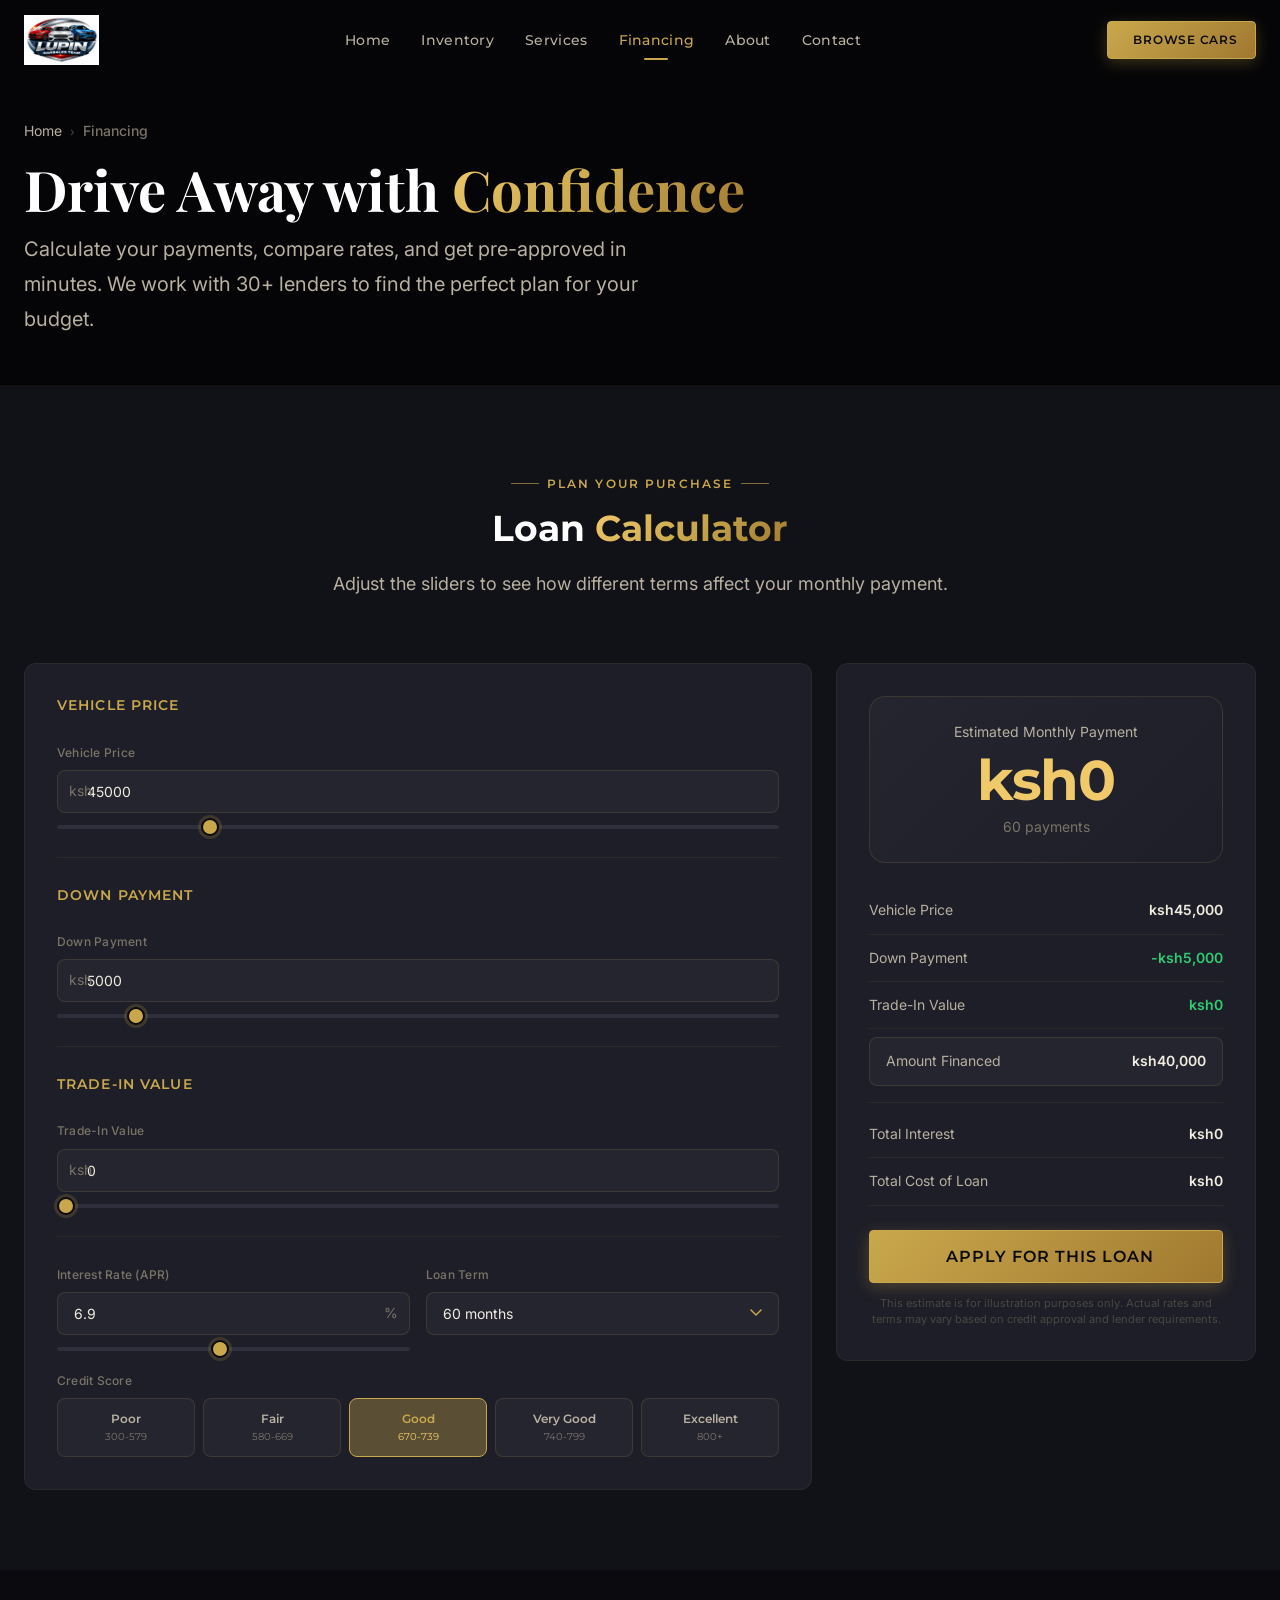
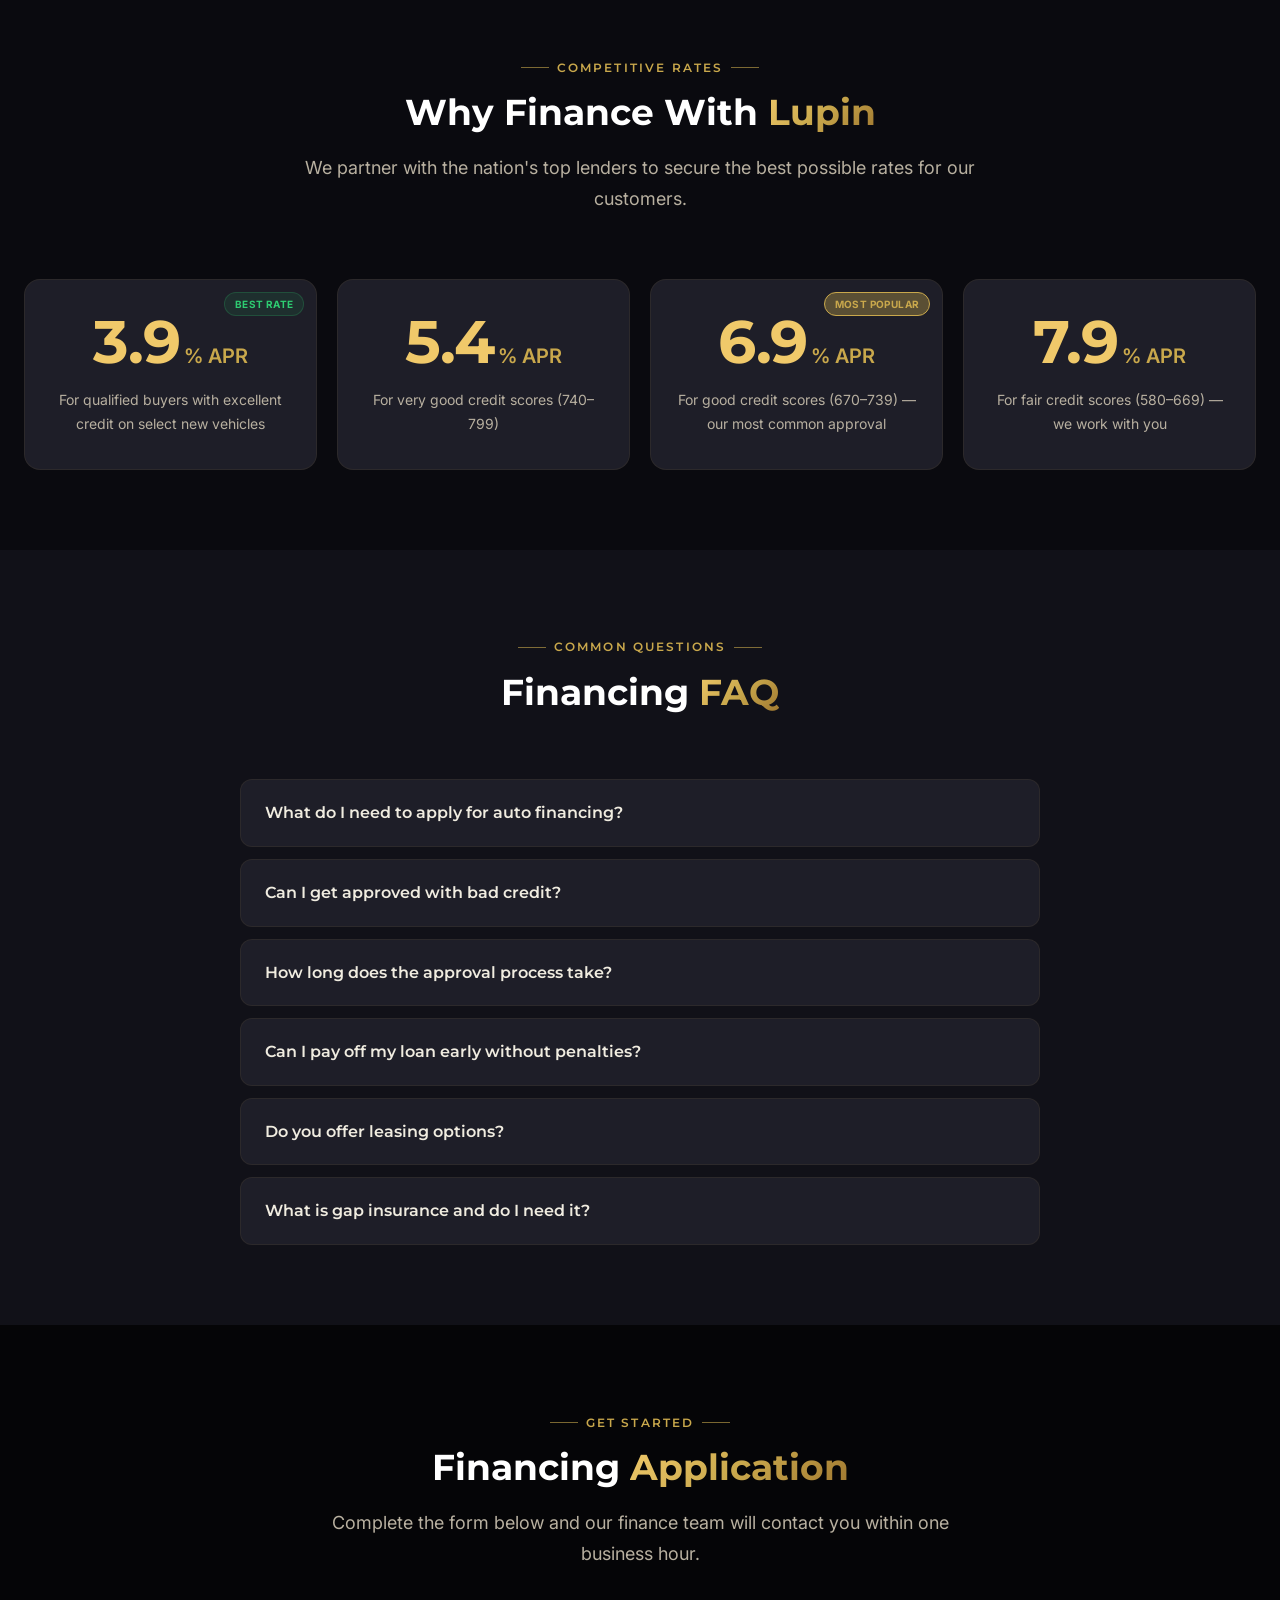
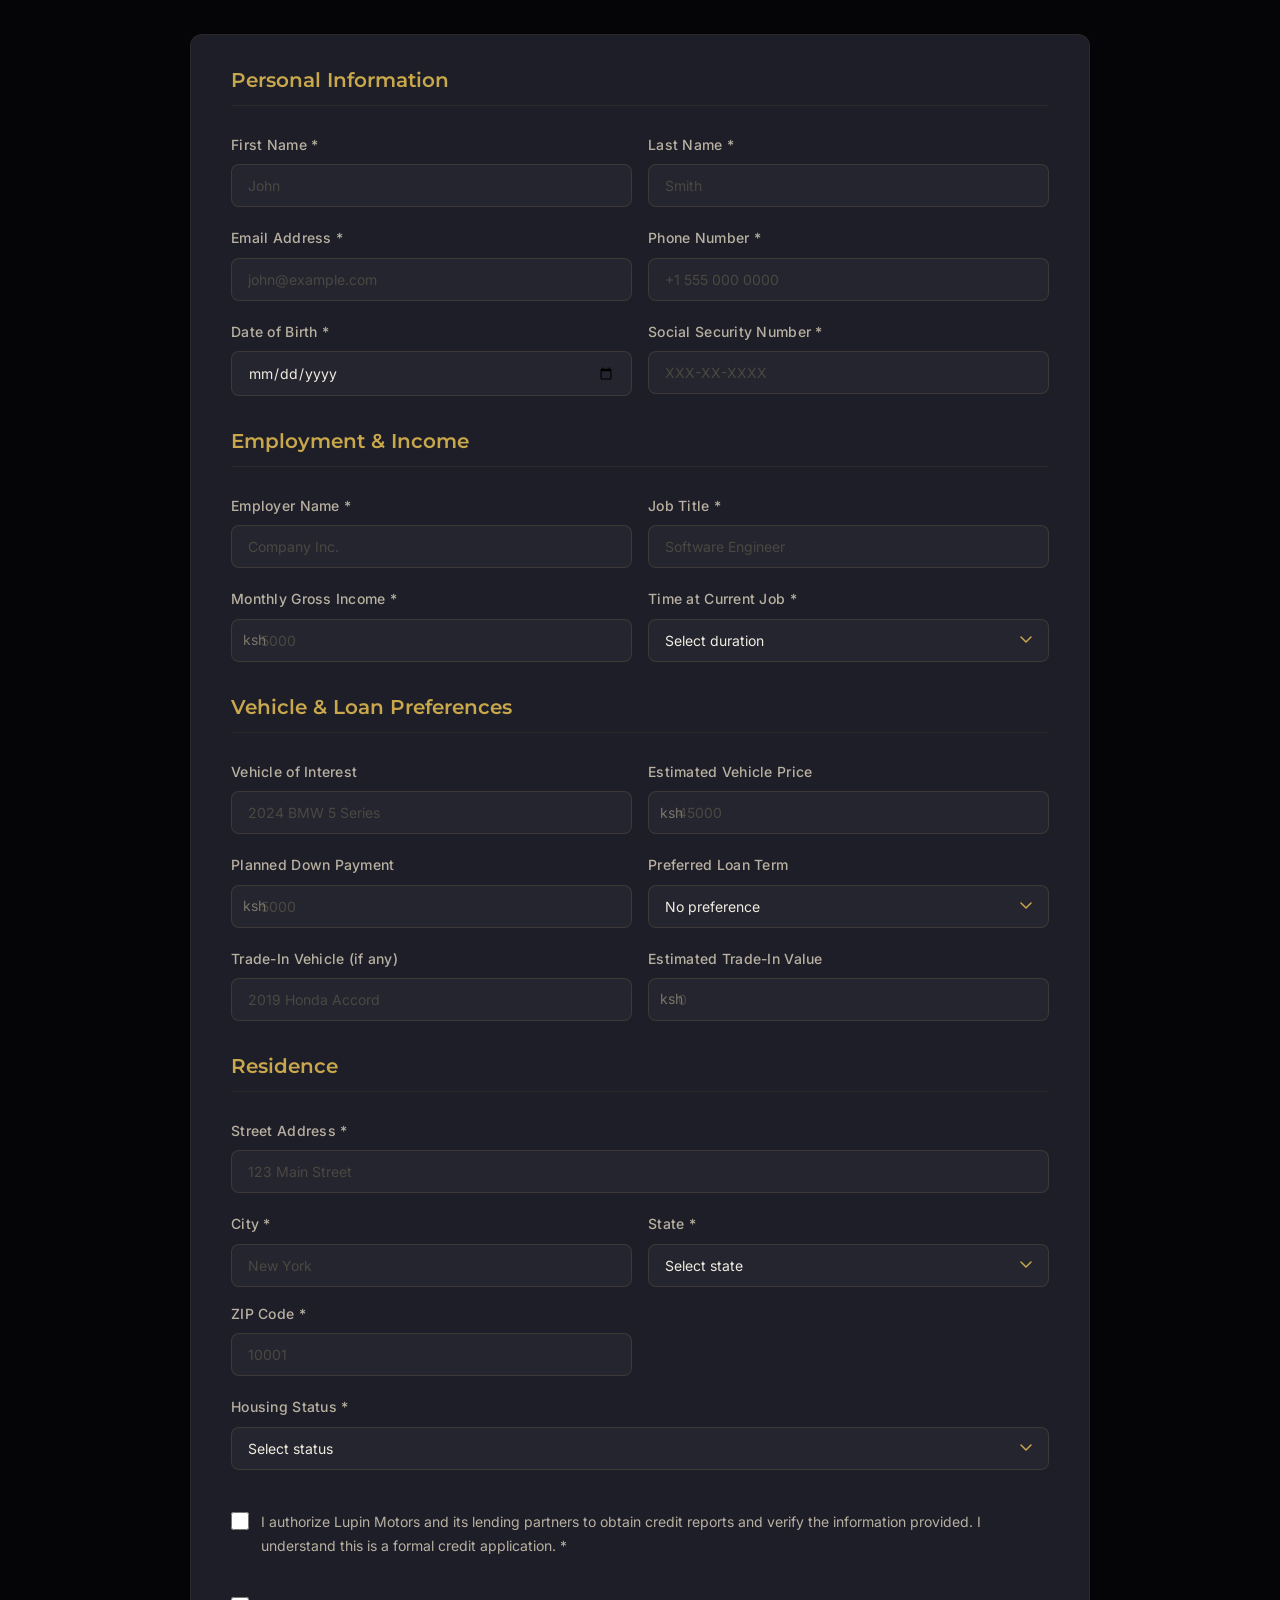
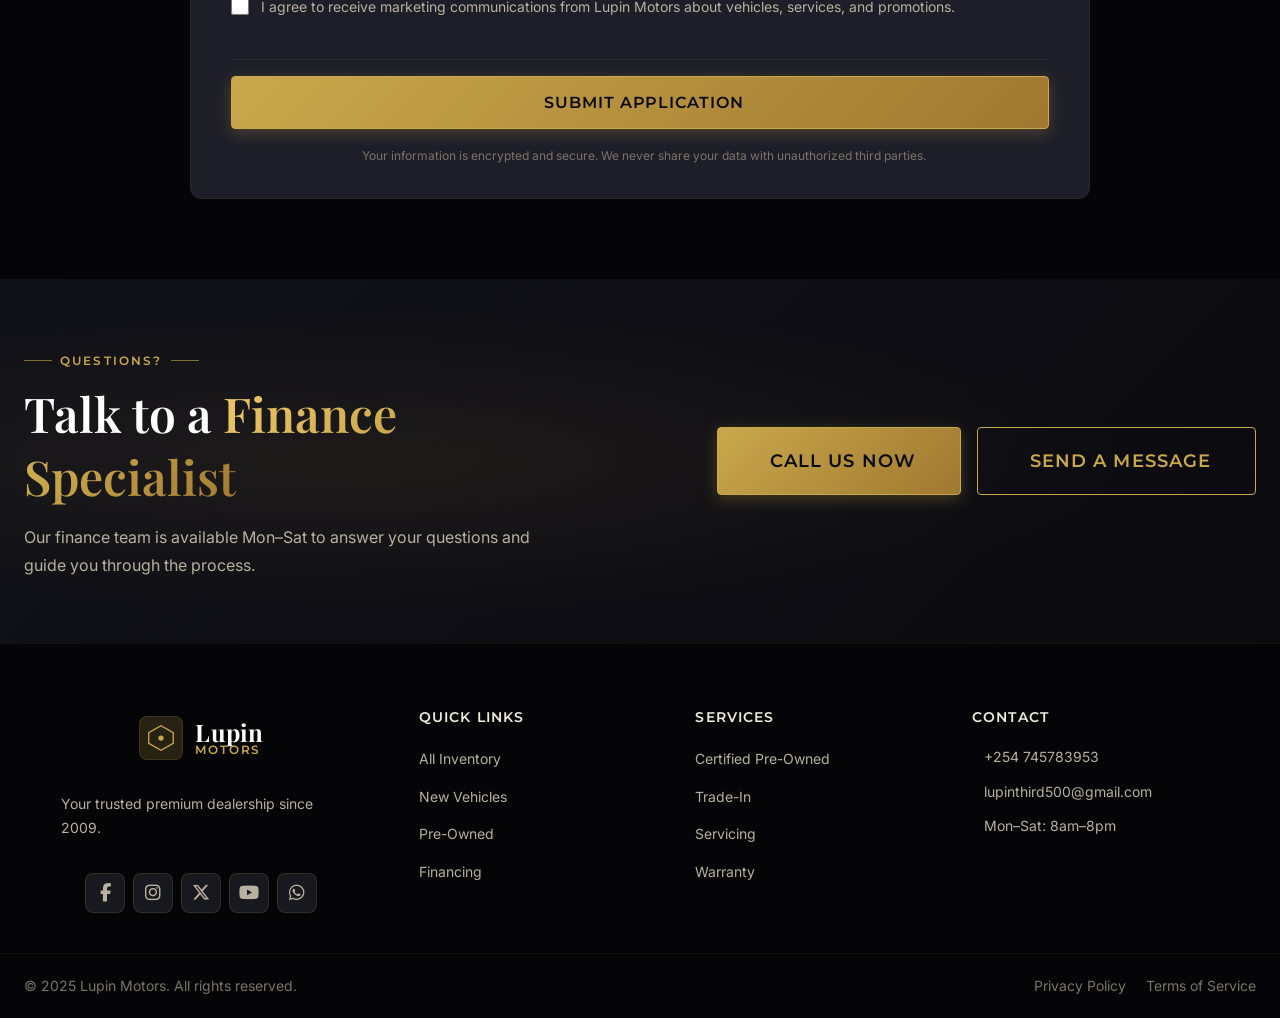
<file: financing.html>
<!DOCTYPE html>
<html lang="en">
<head>
  <meta charset="UTF-8">
  <meta name="viewport" content="width=device-width, initial-scale=1.0">
  
  <!-- Primary Meta Tags -->
  <title>Financing Options | Lupin Motors</title>
  <meta name="title" content="Financing Options | Lupin Motors">
  <meta name="description" content="Flexible auto financing and loan calculator. Get pre-approved for your dream car at Lupin Motors. Competitive rates available.">
  <meta name="keywords" content="car financing, auto loan, car loan calculator, vehicle finance, pre-approved car loan, car payment calculator">
  <meta name="author" content="Lupin Motors">
  <meta name="robots" content="index, follow">
  
  <!-- Open Graph / Facebook -->
  <meta property="og:type" content="website">
  <meta property="og:url" content="https://example.com/financing.html">
  <meta property="og:title" content="Financing Options | Lupin Motors">
  <meta property="og:description" content="Flexible auto financing and loan calculator. Get pre-approved today.">
  <meta property="og:image" content="https://example.com/images/og-financing.jpg">
  
  <!-- Twitter -->
  <meta property="twitter:card" content="summary_large_image">
  <meta property="twitter:url" content="https://example.com/financing.html">
  <meta property="twitter:title" content="Financing Options | Lupin Motors">
  <meta property="twitter:description" content="Flexible auto financing and loan calculator. Get pre-approved today.">
  <meta property="twitter:image" content="https://example.com/images/og-financing.jpg">
  
  <!-- Favicon -->
  <link rel="icon" type="image/png" href="images/favicon.jpg">
  
  <!-- Stylesheets -->
  <link rel="stylesheet" href="css/global.css">
  <link rel="stylesheet" href="css/navbar.css">
  <link rel="stylesheet" href="css/financing.css">
  <link rel="stylesheet" href="css/footer.css">
  <link rel="stylesheet" href="css/animations.css">
  <link rel="stylesheet" href="css/responsive.css">
  <!-- <link rel="stylesheet" href="css/light-theme.css"> -->
  <link rel="stylesheet" href="css/cards.css">
  <link rel="stylesheet" href="https://cdnjs.cloudflare.com/ajax/libs/font-awesome/6.5.1/css/all.min.css">
</head>
<body>

  <!-- NAVBAR -->
  <header class="navbar navbar-scrolled" id="navbar">
    <div class="navbar-container">
      <!-- NEW - Your Logo Image -->
        <a href="index.html" class="navbar-brand">
          <img src="images/logo/logo.jpg" alt="Lupin Carsales Team" class="navbar-logo">
        </a>
      <nav class="navbar-nav">
        <a href="index.html" class="nav-link">Home</a>
        <a href="inventory.html" class="nav-link">Inventory</a>
        <a href="services.html" class="nav-link">Services</a>
        <a href="financing.html" class="nav-link active">Financing</a>
        <a href="about.html" class="nav-link">About</a>
        <a href="contact.html" class="nav-link">Contact</a>
      </nav>
      <div class="navbar-actions">
        <a href="inventory.html" class="btn btn-primary btn-sm navbar-cta">
          <i data-lucide="search" width="14" height="14"></i> Browse Cars
        </a>
        <button class="hamburger" id="hamburger" aria-label="Toggle menu" aria-expanded="false">
          <span></span><span></span><span></span>
        </button>
      </div>
    </div>
    <div class="mobile-menu" id="mobileMenu" aria-hidden="true">
      <nav class="mobile-nav">
        <a href="index.html" class="mobile-nav-link">Home</a>
        <a href="inventory.html" class="mobile-nav-link">Inventory</a>
        <a href="services.html" class="mobile-nav-link">Services</a>
        <a href="financing.html" class="mobile-nav-link active">Financing</a>
        <a href="about.html" class="mobile-nav-link">About</a>
        <a href="contact.html" class="mobile-nav-link">Contact</a>
        <div class="mobile-nav-footer">
          <a href="tel:+18005550199" class="mobile-contact-link">
            <i data-lucide="phone" width="16" height="16"></i> +1 800 555 0199
          </a>
        </div>
      </nav>
    </div>
  </header>

  <main>

    <!-- PAGE HEADER -->
    <section class="financing-hero">
      <div class="container">
        <nav class="breadcrumb" aria-label="Breadcrumb">
          <a href="index.html">Home</a>
          <span class="breadcrumb-sep">›</span>
          <span class="current">Financing</span>
        </nav>
        <h1 class="financing-hero-title">
          Drive Away with <span class="text-gold">Confidence</span>
        </h1>
        <p class="financing-hero-subtitle">
          Calculate your payments, compare rates, and get pre-approved in minutes.
          We work with 30+ lenders to find the perfect plan for your budget.
        </p>
      </div>
    </section>

    <!-- CALCULATOR SECTION -->
    <section class="section section-alt" id="calculator">
      <div class="container">
        <div class="section-header" data-animate="fade-up">
          <div class="section-label">Plan Your Purchase</div>
          <h2 class="heading-xl">Loan <span class="text-gold">Calculator</span></h2>
          <p>Adjust the sliders to see how different terms affect your monthly payment.</p>
        </div>

        <div class="calc-layout" data-animate="fade-up" data-delay="100">

          <!-- Calculator Inputs -->
          <div class="calc-inputs card">
            <h3 class="calc-section-title">Vehicle Price</h3>
            <div class="calc-input-row">
              <div class="calc-input-group">
                <label class="form-label">Vehicle Price</label>
                <div class="input-prefix-wrap">
                  <span class="input-prefix">ksh</span>
                  <input type="number" class="form-control" id="calcVehiclePrice" value="45000" min="5000" max="200000" step="500" />
                </div>
              </div>
              <input type="range" class="calc-range" id="rangeVehiclePrice" min="5000" max="200000" step="500" value="45000" />
            </div>

            <div class="calc-divider"></div>

            <h3 class="calc-section-title">Down Payment</h3>
            <div class="calc-input-row">
              <div class="calc-input-group">
                <label class="form-label">Down Payment</label>
                <div class="input-prefix-wrap">
                  <span class="input-prefix">ksh</span>
                  <input type="number" class="form-control" id="calcDownPayment" value="5000" min="0" max="100000" step="500" />
                </div>
              </div>
              <div class="calc-percent-badge" id="downPercentBadge">11%</div>
              <input type="range" class="calc-range" id="rangeDownPayment" min="0" max="50000" step="500" value="5000" />
            </div>

            <div class="calc-divider"></div>

            <h3 class="calc-section-title">Trade-In Value</h3>
            <div class="calc-input-row">
              <div class="calc-input-group">
                <label class="form-label">Trade-In Value</label>
                <div class="input-prefix-wrap">
                  <span class="input-prefix">ksh</span>
                  <input type="number" class="form-control" id="calcTradeIn" value="0" min="0" max="50000" step="500" />
                </div>
              </div>
              <input type="range" class="calc-range" id="rangeTradeIn" min="0" max="50000" step="500" value="0" />
            </div>

            <div class="calc-divider"></div>

            <div class="calc-row-two">
              <div class="calc-input-group">
                <label class="form-label">Interest Rate (APR)</label>
                <div class="input-suffix-wrap">
                  <input type="number" class="form-control" id="calcInterestRate" value="6.9" min="0" max="25" step="0.1" />
                  <span class="input-suffix">%</span>
                </div>
                <input type="range" class="calc-range" id="rangeInterestRate" min="0" max="15" step="0.1" value="6.9" />
              </div>

              <div class="calc-input-group">
                <label class="form-label">Loan Term</label>
                <select class="form-control" id="calcLoanTerm">
                  <option value="24">24 months</option>
                  <option value="36">36 months</option>
                  <option value="48">48 months</option>
                  <option value="60" selected>60 months</option>
                  <option value="72">72 months</option>
                  <option value="84">84 months</option>
                </select>
              </div>
            </div>

            <div class="calc-input-group">
              <label class="form-label">Credit Score</label>
              <div class="credit-score-options" id="creditScoreOptions">
                <button class="credit-btn" data-rate="9.9" data-score="poor">Poor<br><span>300-579</span></button>
                <button class="credit-btn" data-rate="7.9" data-score="fair">Fair<br><span>580-669</span></button>
                <button class="credit-btn active" data-rate="6.9" data-score="good">Good<br><span>670-739</span></button>
                <button class="credit-btn" data-rate="5.4" data-score="very-good">Very Good<br><span>740-799</span></button>
                <button class="credit-btn" data-rate="4.2" data-score="excellent">Excellent<br><span>800+</span></button>
              </div>
            </div>
          </div>

          <!-- Calculator Results -->
          <div class="calc-results card">
            <div class="calc-result-main">
              <span class="calc-result-label">Estimated Monthly Payment</span>
              <span class="calc-result-amount" id="calcMonthlyPayment">ksh0</span>
              <span class="calc-result-sub" id="calcTotalPayments">60 payments</span>
            </div>

            <div class="calc-breakdown">
              <div class="breakdown-row">
                <span class="breakdown-label">Vehicle Price</span>
                <span class="breakdown-value" id="resVehiclePrice">ksh45,000</span>
              </div>
              <div class="breakdown-row">
                <span class="breakdown-label">Down Payment</span>
                <span class="breakdown-value breakdown-deduct" id="resDownPayment">-ksh5,000</span>
              </div>
              <div class="breakdown-row">
                <span class="breakdown-label">Trade-In Value</span>
                <span class="breakdown-value breakdown-deduct" id="resTradeIn">ksh0</span>
              </div>
              <div class="breakdown-row breakdown-total">
                <span class="breakdown-label">Amount Financed</span>
                <span class="breakdown-value" id="resAmountFinanced">ksh40,000</span>
              </div>
              <div class="breakdown-divider"></div>
              <div class="breakdown-row">
                <span class="breakdown-label">Total Interest</span>
                <span class="breakdown-value" id="resTotalInterest">ksh0</span>
              </div>
              <div class="breakdown-row">
                <span class="breakdown-label">Total Cost of Loan</span>
                <span class="breakdown-value" id="resTotalCost">ksh0</span>
              </div>
            </div>

            <div class="calc-result-actions">
              <button class="btn btn-primary btn-full btn-lg" id="applyFromCalc">
                <i data-lucide="file-text" width="18" height="18"></i>
                Apply for This Loan
              </button>
              <p class="calc-disclaimer">
                This estimate is for illustration purposes only. Actual rates and terms may vary based on credit approval and lender requirements.
              </p>
            </div>
          </div>

        </div>
      </div>
    </section>

    <!-- RATE COMPARISON -->
    <section class="section section-dark">
      <div class="container">
        <div class="section-header" data-animate="fade-up">
          <div class="section-label">Competitive Rates</div>
          <h2 class="heading-xl">Why Finance With <span class="text-gold">Lupin</span></h2>
          <p>We partner with the nation's top lenders to secure the best possible rates for our customers.</p>
        </div>

        <div class="rates-grid" data-animate="fade-up" data-delay="100">
          <div class="rate-card">
            <div class="rate-apr">
              <span class="rate-num">3.9</span>
              <span class="rate-unit">% APR</span>
            </div>
            <p class="rate-term">For qualified buyers with excellent credit on select new vehicles</p>
            <div class="rate-badge">Best Rate</div>
          </div>
          <div class="rate-card">
            <div class="rate-apr">
              <span class="rate-num">5.4</span>
              <span class="rate-unit">% APR</span>
            </div>
            <p class="rate-term">For very good credit scores (740–799)</p>
          </div>
          <div class="rate-card">
            <div class="rate-apr">
              <span class="rate-num">6.9</span>
              <span class="rate-unit">% APR</span>
            </div>
            <p class="rate-term">For good credit scores (670–739) — our most common approval</p>
            <div class="rate-badge rate-badge--popular">Most Popular</div>
          </div>
          <div class="rate-card">
            <div class="rate-apr">
              <span class="rate-num">7.9</span>
              <span class="rate-unit">% APR</span>
            </div>
            <p class="rate-term">For fair credit scores (580–669) — we work with you</p>
          </div>
        </div>
      </div>
    </section>

    <!-- FINANCING FAQ -->
    <section class="section section-alt">
      <div class="container">
        <div class="section-header" data-animate="fade-up">
          <div class="section-label">Common Questions</div>
          <h2 class="heading-xl">Financing <span class="text-gold">FAQ</span></h2>
        </div>

        <div class="faq-list" data-animate="fade-up" data-delay="100">
          <details class="faq-item">
            <summary class="faq-question">
              <span>What do I need to apply for auto financing?</span>
              <i data-lucide="plus" width="18" height="18" class="faq-icon"></i>
            </summary>
            <div class="faq-answer">
              <p>You'll need a valid driver's license, proof of income (pay stubs or tax returns), proof of residence, and your Social Security number. If you're trading in a vehicle, bring the title and registration. Pre-approval takes just minutes online or at our dealership.</p>
            </div>
          </details>
          <details class="faq-item">
            <summary class="faq-question">
              <span>Can I get approved with bad credit?</span>
              <i data-lucide="plus" width="18" height="18" class="faq-icon"></i>
            </summary>
            <div class="faq-answer">
              <p>Absolutely. We work with specialized lenders who focus on helping customers rebuild their credit. Our finance team has experience securing approvals for all credit situations. We recommend getting pre-qualified first so you know your budget before shopping.</p>
            </div>
          </details>
          <details class="faq-item">
            <summary class="faq-question">
              <span>How long does the approval process take?</span>
              <i data-lucide="plus" width="18" height="18" class="faq-icon"></i>
            </summary>
            <div class="faq-answer">
              <p>Most customers receive a decision within 15–20 minutes during business hours. For complex applications or after-hours submissions, you may receive a response by the next business day. Our online pre-qualification tool gives instant results without affecting your credit score.</p>
            </div>
          </details>
          <details class="faq-item">
            <summary class="faq-question">
              <span>Can I pay off my loan early without penalties?</span>
              <i data-lucide="plus" width="18" height="18" class="faq-icon"></i>
            </summary>
            <div class="faq-answer">
              <p>Yes! All of our lending partners offer loans with no prepayment penalties. You can pay off your loan in full at any time or make extra payments to reduce your principal faster. This can save you significant money on interest over the life of the loan.</p>
            </div>
          </details>
          <details class="faq-item">
            <summary class="faq-question">
              <span>Do you offer leasing options?</span>
              <i data-lucide="plus" width="18" height="18" class="faq-icon"></i>
            </summary>
            <div class="faq-answer">
              <p>Yes, we offer competitive lease programs on most new vehicles. Leasing typically requires lower monthly payments and a smaller down payment than financing. At the end of your lease term, you can purchase the vehicle, lease a new one, or simply return it. Ask our finance team about current lease specials.</p>
            </div>
          </details>
          <details class="faq-item">
            <summary class="faq-question">
              <span>What is gap insurance and do I need it?</span>
              <i data-lucide="plus" width="18" height="18" class="faq-icon"></i>
            </summary>
            <div class="faq-answer">
              <p>Gap insurance covers the difference between what you owe on your loan and what your insurance pays if your vehicle is totaled or stolen. If you put less than 20% down or finance for 60+ months, we strongly recommend gap insurance. It can be added to your loan for just a few dollars per month.</p>
            </div>
          </details>
        </div>
      </div>
    </section>

    <!-- APPLICATION FORM -->
    <section class="section section-darker" id="application">
      <div class="container">
        <div class="section-header" data-animate="fade-up">
          <div class="section-label">Get Started</div>
          <h2 class="heading-xl">Financing <span class="text-gold">Application</span></h2>
          <p>Complete the form below and our finance team will contact you within one business hour.</p>
        </div>

        <form class="finance-form card" id="financeForm" data-animate="fade-up" data-delay="100">
          <div class="form-section">
            <h3 class="form-section-title">Personal Information</h3>
            <div class="form-row">
              <div class="form-group">
                <label class="form-label" for="appFirstName">First Name *</label>
                <input type="text" class="form-control" id="appFirstName" placeholder="John" required />
              </div>
              <div class="form-group">
                <label class="form-label" for="appLastName">Last Name *</label>
                <input type="text" class="form-control" id="appLastName" placeholder="Smith" required />
              </div>
            </div>
            <div class="form-row">
              <div class="form-group">
                <label class="form-label" for="appEmail">Email Address *</label>
                <input type="email" class="form-control" id="appEmail" placeholder="john@example.com" required />
              </div>
              <div class="form-group">
                <label class="form-label" for="appPhone">Phone Number *</label>
                <input type="tel" class="form-control" id="appPhone" placeholder="+1 555 000 0000" required />
              </div>
            </div>
            <div class="form-row">
              <div class="form-group">
                <label class="form-label" for="appDob">Date of Birth *</label>
                <input type="date" class="form-control" id="appDob" required />
              </div>
              <div class="form-group">
                <label class="form-label" for="appSsn">Social Security Number *</label>
                <input type="password" class="form-control" id="appSsn" placeholder="XXX-XX-XXXX" required />
              </div>
            </div>
          </div>

          <div class="form-section">
            <h3 class="form-section-title">Employment & Income</h3>
            <div class="form-row">
              <div class="form-group">
                <label class="form-label" for="appEmployer">Employer Name *</label>
                <input type="text" class="form-control" id="appEmployer" placeholder="Company Inc." required />
              </div>
              <div class="form-group">
                <label class="form-label" for="appJobTitle">Job Title *</label>
                <input type="text" class="form-control" id="appJobTitle" placeholder="Software Engineer" required />
              </div>
            </div>
            <div class="form-row">
              <div class="form-group">
                <label class="form-label" for="appIncome">Monthly Gross Income *</label>
                <div class="input-prefix-wrap">
                  <span class="input-prefix">ksh</span>
                  <input type="number" class="form-control" id="appIncome" placeholder="5000" min="0" required />
                </div>
              </div>
              <div class="form-group">
                <label class="form-label" for="appEmploymentLength">Time at Current Job *</label>
                <select class="form-control" id="appEmploymentLength" required>
                  <option value="">Select duration</option>
                  <option value="less-1">Less than 1 year</option>
                  <option value="1-2">1–2 years</option>
                  <option value="2-5">2–5 years</option>
                  <option value="5-plus">5+ years</option>
                </select>
              </div>
            </div>
          </div>

          <div class="form-section">
            <h3 class="form-section-title">Vehicle & Loan Preferences</h3>
            <div class="form-row">
              <div class="form-group">
                <label class="form-label" for="appVehicleInterest">Vehicle of Interest</label>
                <input type="text" class="form-control" id="appVehicleInterest" placeholder="2024 BMW 5 Series" />
              </div>
              <div class="form-group">
                <label class="form-label" for="appEstimatedPrice">Estimated Vehicle Price</label>
                <div class="input-prefix-wrap">
                  <span class="input-prefix">ksh</span>
                  <input type="number" class="form-control" id="appEstimatedPrice" placeholder="45000" />
                </div>
              </div>
            </div>
            <div class="form-row">
              <div class="form-group">
                <label class="form-label" for="appDownPayment">Planned Down Payment</label>
                <div class="input-prefix-wrap">
                  <span class="input-prefix">ksh</span>
                  <input type="number" class="form-control" id="appDownPayment" placeholder="5000" />
                </div>
              </div>
              <div class="form-group">
                <label class="form-label" for="appPreferredTerm">Preferred Loan Term</label>
                <select class="form-control" id="appPreferredTerm">
                  <option value="">No preference</option>
                  <option value="36">36 months</option>
                  <option value="48">48 months</option>
                  <option value="60">60 months</option>
                  <option value="72">72 months</option>
                </select>
              </div>
            </div>
            <div class="form-row">
              <div class="form-group">
                <label class="form-label" for="appTradeIn">Trade-In Vehicle (if any)</label>
                <input type="text" class="form-control" id="appTradeIn" placeholder="2019 Honda Accord" />
              </div>
              <div class="form-group">
                <label class="form-label" for="appTradeInValue">Estimated Trade-In Value</label>
                <div class="input-prefix-wrap">
                  <span class="input-prefix">ksh</span>
                  <input type="number" class="form-control" id="appTradeInValue" placeholder="0" />
                </div>
              </div>
            </div>
          </div>

          <div class="form-section">
            <h3 class="form-section-title">Residence</h3>
            <div class="form-group">
              <label class="form-label" for="appAddress">Street Address *</label>
              <input type="text" class="form-control" id="appAddress" placeholder="123 Main Street" required />
            </div>
            <div class="form-row">
              <div class="form-group">
                <label class="form-label" for="appCity">City *</label>
                <input type="text" class="form-control" id="appCity" placeholder="New York" required />
              </div>
              <div class="form-group">
                <label class="form-label" for="appState">State *</label>
                <select class="form-control" id="appState" required>
                  <option value="">Select state</option>
                  <option value="NY">New York</option>
                  <option value="NJ">New Jersey</option>
                  <option value="CT">Connecticut</option>
                  <option value="PA">Pennsylvania</option>
                  <option value="other">Other</option>
                </select>
              </div>
              <div class="form-group">
                <label class="form-label" for="appZip">ZIP Code *</label>
                <input type="text" class="form-control" id="appZip" placeholder="10001" required />
              </div>
            </div>
            <div class="form-group">
              <label class="form-label" for="appHousing">Housing Status *</label>
              <select class="form-control" id="appHousing" required>
                <option value="">Select status</option>
                <option value="own">Own</option>
                <option value="rent">Rent</option>
                <option value="live-with-family">Live with Family</option>
                <option value="other">Other</option>
              </select>
            </div>
          </div>

          <div class="form-section">
            <label class="form-check">
              <input type="checkbox" id="appConsent" required />
              <span class="text-sm text-secondary">I authorize Lupin Motors and its lending partners to obtain credit reports and verify the information provided. I understand this is a formal credit application. *</span>
            </label>
            <label class="form-check">
              <input type="checkbox" id="appMarketing" />
              <span class="text-sm text-secondary">I agree to receive marketing communications from Lupin Motors about vehicles, services, and promotions.</span>
            </label>
          </div>

          <div class="form-actions">
            <button type="submit" class="btn btn-primary btn-lg btn-full" id="submitApplication">
              <i data-lucide="send" width="18" height="18"></i>
              Submit Application
            </button>
            <p class="form-security-note">
              <i data-lucide="lock" width="14" height="14"></i>
              Your information is encrypted and secure. We never share your data with unauthorized third parties.
            </p>
          </div>
        </form>
      </div>
    </section>

    <!-- CTA BANNER -->
    <section class="cta-banner">
      <div class="cta-banner-bg"></div>
      <div class="container cta-banner-inner" data-animate="fade-up">
        <div class="cta-banner-content">
          <div class="section-label">Questions?</div>
          <h2 class="display-md text-white">Talk to a <span class="text-gold">Finance Specialist</span></h2>
          <p class="text-secondary">
            Our finance team is available Mon–Sat to answer your questions and guide you through the process.
          </p>
        </div>
        <div class="cta-banner-actions">
          <a href="tel:+18005550199" class="btn btn-primary btn-xl">
            <i data-lucide="phone" width="20" height="20"></i>
            Call Us Now
          </a>
          <a href="contact.html" class="btn btn-secondary btn-xl">
            <i data-lucide="message-circle" width="20" height="20"></i>
            Send a Message
          </a>
        </div>
      </div>
    </section>

  </main>

  <!-- FOOTER -->
  <footer class="footer">
    <div class="footer-top">
      <div class="container">
        <div class="footer-grid">
          <div class="footer-brand">
            <a href="index.html" class="footer-logo">
              <div class="logo-icon">
                <svg width="28" height="28" viewBox="0 0 32 32" fill="none">
                  <polygon points="16,2 30,10 30,22 16,30 2,22 2,10" fill="none" stroke="#c9a84c" stroke-width="1.5"/>
                  <circle cx="16" cy="16" r="3" fill="#c9a84c"/>
                </svg>
              </div>
              <div class="logo-text">
                <span class="logo-name">Lupin</span>
                <span class="logo-tag">Motors</span>
              </div>
            </a>
            <p class="footer-brand-desc">Your trusted premium dealership since 2009.</p>
            <div class="footer-socials">
                  <a href="#" class="social-btn" aria-label="Facebook">
                    <i class="fab fa-facebook-f" style="font-size:18px"></i>
                  </a>
                  <a href="https://www.instagram.com/lupinthird500?igsh=MWM2dnV6dTBmanVoaw==" class="social-btn" aria-label="Instagram">
                    <i class="fab fa-instagram" style="font-size:18px"></i>
                  </a>
                  <a href="#" class="social-btn" aria-label="Twitter">
                    <i class="fab fa-x-twitter" style="font-size:18px"></i>
                  </a>
                  <a href="#" class="social-btn" aria-label="YouTube">
                    <i class="fab fa-youtube" style="font-size:18px"></i>
                  </a>
                  <a href="https://chat.whatsapp.com/DNKGMyJfE2G0DI1iDgfOAW?mode=gi_t" class="social-btn" aria-label="WhatsApp">
                    <i class="fab fa-whatsapp" style="font-size:18px"></i>
                  </a>
            </div>
          </div>
          <div class="footer-col">
            <h4 class="footer-col-title">Quick Links</h4>
            <ul class="footer-links">
              <li><a href="inventory.html">All Inventory</a></li>
              <li><a href="inventory.html?condition=new">New Vehicles</a></li>
              <li><a href="inventory.html?condition=used">Pre-Owned</a></li>
              <li><a href="financing.html">Financing</a></li>
            </ul>
          </div>
          <div class="footer-col">
            <h4 class="footer-col-title">Services</h4>
            <ul class="footer-links">
              <li><a href="services.html#certified">Certified Pre-Owned</a></li>
              <li><a href="services.html#tradein">Trade-In</a></li>
              <li><a href="services.html#service">Servicing</a></li>
              <li><a href="services.html#warranty">Warranty</a></li>
            </ul>
          </div>
          <div class="footer-col">
            <h4 class="footer-col-title">Contact</h4>
            <ul class="footer-contact-list">
              <li><i data-lucide="phone" width="16" height="16"></i><a href="tel:+18005550199">+254 745783953</a></li>
              <li><i data-lucide="mail" width="16" height="16"></i><a href="mailto:info@Lupin.com">lupinthird500@gmail.com</a></li>
              <li><i data-lucide="clock" width="16" height="16"></i><span>Mon–Sat: 8am–8pm</span></li>
            </ul>
          </div>
        </div>
      </div>
    </div>
    <div class="footer-bottom">
      <div class="container">
        <p>&copy; 2025 Lupin Motors. All rights reserved.</p>
        <div class="footer-bottom-links">
          <a href="#">Privacy Policy</a>
          <a href="#">Terms of Service</a>
        </div>
      </div>
    </div>
  </footer>

  <button class="back-to-top" id="backToTop" aria-label="Back to top">
    <i data-lucide="chevron-up" width="20" height="20"></i>
  </button>
  <div class="toast-container" id="toastContainer"></div>

  <script src="js/main.js" defer></script>
  <script src="js/financing.js" defer></script>
  <script src="js/animations.js" defer></script>
</body>
</html>
</file>
<file: css/global.css>
/* ============================================================
   AUTOELITE MOTORS — GLOBAL CSS
   Design System: Dark Gold Luxury Theme
   Author: AutoElite Dev Team
   Version: 1.0
   ============================================================ */
 
/* ============================================================
   1. GOOGLE FONTS IMPORT
   ============================================================ */
@import url('https://fonts.googleapis.com/css2?family=Playfair+Display:wght@400;500;600;700;800&family=Inter:wght@300;400;500;600;700&family=Montserrat:wght@300;400;500;600;700;800&display=swap');
 
/* ============================================================
   2. CSS CUSTOM PROPERTIES (DESIGN TOKENS)
   ============================================================ */
:root {
  /* --- Primary Palette --- */
  --gold-light:       #f0c96a;
  --gold:             #c9a84c;
  --gold-dark:        #a07830;
  --gold-deep:        #7a5c20;
  --gold-glow:        rgba(201, 168, 76, 0.18);
  --gold-glow-strong: rgba(201, 168, 76, 0.35);
 
  /* --- Dark Palette --- */
  --dark-950:         #050507;
  --dark-900:         #0a0a0f;
  --dark-800:         #111118;
  --dark-700:         #18181f;
  --dark-600:         #1e1e28;
  --dark-500:         #252530;
  --dark-400:         #2e2e3c;
  --dark-300:         #3a3a4a;
  --dark-200:         #4a4a5c;
 
  /* --- Text Colors --- */
  --text-white:       #ffffff;
  --text-primary:     #f0ece0;
  --text-secondary:   #b8b0a0;
  --text-muted:       #7a7468;
  --text-faint:       #4a4840;
 
  /* --- Status Colors --- */
  --success:          #2ecc71;
  --success-bg:       rgba(46, 204, 113, 0.1);
  --warning:          #f39c12;
  --warning-bg:       rgba(243, 156, 18, 0.1);
  --error:            #e74c3c;
  --error-bg:         rgba(231, 76, 60, 0.1);
  --info:             #3498db;
  --info-bg:          rgba(52, 152, 219, 0.1);
 
  /* --- Condition Tags --- */
  --new-color:        #2ecc71;
  --used-color:       --gold;
 
  /* --- Borders --- */
  --border-faint:     rgba(201, 168, 76, 0.08);
  --border-subtle:    rgba(201, 168, 76, 0.15);
  --border-soft:      rgba(201, 168, 76, 0.25);
  --border-medium:    rgba(201, 168, 76, 0.4);
  --border-strong:    rgba(201, 168, 76, 0.65);
 
  /* --- Backgrounds --- */
  --bg-primary:       var(--dark-900);
  --bg-secondary:     var(--dark-800);
  --bg-tertiary:      var(--dark-700);
  --bg-card:          var(--dark-600);
  --bg-card-hover:    var(--dark-500);
  --bg-overlay:       rgba(5, 5, 7, 0.88);
  --bg-glass:         rgba(14, 14, 20, 0.72);
  --bg-glass-light:   rgba(30, 30, 40, 0.55);
 
  /* --- Typography --- */
  --font-display:     'Playfair Display', Georgia, serif;
  --font-body:        'Inter', system-ui, -apple-system, sans-serif;
  --font-heading:     'Montserrat', system-ui, sans-serif;
  --font-mono:        'JetBrains Mono', 'Fira Code', monospace;
 
  /* --- Font Sizes (fluid) --- */
  --text-xs:          0.75rem;    /* 12px */
  --text-sm:          0.875rem;   /* 14px */
  --text-base:        1rem;       /* 16px */
  --text-md:          1.125rem;   /* 18px */
  --text-lg:          1.25rem;    /* 20px */
  --text-xl:          1.5rem;     /* 24px */
  --text-2xl:         1.875rem;   /* 30px */
  --text-3xl:         2.25rem;    /* 36px */
  --text-4xl:         3rem;       /* 48px */
  --text-5xl:         3.75rem;    /* 60px */
  --text-6xl:         4.5rem;     /* 72px */
 
  /* --- Font Weights --- */
  --fw-light:         300;
  --fw-regular:       400;
  --fw-medium:        500;
  --fw-semibold:      600;
  --fw-bold:          700;
  --fw-extrabold:     800;
 
  /* --- Line Heights --- */
  --lh-tight:         1.1;
  --lh-snug:          1.3;
  --lh-normal:        1.6;
  --lh-relaxed:       1.75;
 
  /* --- Spacing Scale --- */
  --space-1:          0.25rem;   /* 4px */
  --space-2:          0.5rem;    /* 8px */
  --space-3:          0.75rem;   /* 12px */
  --space-4:          1rem;      /* 16px */
  --space-5:          1.25rem;   /* 20px */
  --space-6:          1.5rem;    /* 24px */
  --space-8:          2rem;      /* 32px */
  --space-10:         2.5rem;    /* 40px */
  --space-12:         3rem;      /* 48px */
  --space-16:         4rem;      /* 64px */
  --space-20:         5rem;      /* 80px */
  --space-24:         6rem;      /* 96px */
  --space-32:         8rem;      /* 128px */
 
  /* --- Border Radius --- */
  --radius-sm:        4px;
  --radius-md:        8px;
  --radius-lg:        12px;
  --radius-xl:        16px;
  --radius-2xl:       24px;
  --radius-full:      9999px;
 
  /* --- Shadows --- */
  --shadow-sm:        0 1px 3px rgba(0,0,0,0.4);
  --shadow-md:        0 4px 16px rgba(0,0,0,0.5);
  --shadow-lg:        0 8px 32px rgba(0,0,0,0.6);
  --shadow-xl:        0 16px 64px rgba(0,0,0,0.7);
  --shadow-gold-sm:   0 0 12px rgba(201, 168, 76, 0.2);
  --shadow-gold-md:   0 0 24px rgba(201, 168, 76, 0.28);
  --shadow-gold-lg:   0 0 48px rgba(201, 168, 76, 0.22);
  --shadow-gold-card: 0 8px 32px rgba(0,0,0,0.5), 0 0 0 1px var(--border-faint);
 
  /* --- Transitions --- */
  --transition-fast:  0.15s ease;
  --transition-base:  0.25s ease;
  --transition-slow:  0.4s ease;
  --transition-xslow: 0.65s cubic-bezier(0.22, 1, 0.36, 1);
 
  /* --- Z-Index Scale --- */
  --z-below:          -1;
  --z-base:           0;
  --z-raised:         10;
  --z-dropdown:       100;
  --z-sticky:         200;
  --z-overlay:        300;
  --z-modal:          400;
  --z-toast:          500;
  --z-top:            9999;
 
  /* --- Layout --- */
  --container-max:    1400px;
  --container-wide:   1200px;
  --container-narrow: 800px;
  --navbar-height:    80px;
  --section-padding:  var(--space-20) 0;
}
 
/* ============================================================
   3. CSS RESET & NORMALIZE
   ============================================================ */
*,
*::before,
*::after {
  box-sizing: border-box;
  margin: 0;
  padding: 0;
}
 
html {
  font-size: 16px;
  scroll-behavior: smooth;
  -webkit-text-size-adjust: 100%;
  text-size-adjust: 100%;
  overflow-x: hidden;
}
 
body {
  font-family: var(--font-body);
  font-size: var(--text-base);
  font-weight: var(--fw-regular);
  line-height: var(--lh-normal);
  color: var(--text-primary);
  background-color: var(--bg-primary);
  overflow-x: hidden;
  -webkit-font-smoothing: antialiased;
  -moz-osx-font-smoothing: grayscale;
}
 
img,
video,
svg {
  display: block;
  max-width: 100%;
  height: auto;
}
 
a {
  color: inherit;
  text-decoration: none;
}
 
button {
  font-family: var(--font-body);
  cursor: pointer;
  border: none;
  background: none;
}
 
input,
textarea,
select {
  font-family: var(--font-body);
  font-size: var(--text-base);
}
 
ul, ol {
  list-style: none;
}
 
h1, h2, h3, h4, h5, h6 {
  font-family: var(--font-heading);
  font-weight: var(--fw-bold);
  line-height: var(--lh-snug);
  color: var(--text-white);
}
 
p {
  line-height: var(--lh-relaxed);
}
 
/* ============================================================
   4. CUSTOM SCROLLBAR
   ============================================================ */
::-webkit-scrollbar {
  width: 6px;
  height: 6px;
}
 
::-webkit-scrollbar-track {
  background: var(--dark-800);
}
 
::-webkit-scrollbar-thumb {
  background: var(--gold-dark);
  border-radius: var(--radius-full);
}
 
::-webkit-scrollbar-thumb:hover {
  background: var(--gold);
}
 
/* Firefox */
* {
  scrollbar-width: thin;
  scrollbar-color: var(--gold-dark) var(--dark-800);
}
 
/* ============================================================
   5. SELECTION STYLING
   ============================================================ */
::selection {
  background: var(--gold-glow-strong);
  color: var(--gold-light);
}
 
/* ============================================================
   6. CONTAINER SYSTEM
   ============================================================ */
.container {
  width: 100%;
  max-width: var(--container-max);
  margin-inline: auto;
  padding-inline: var(--space-6);
}
 
.container--wide {
  max-width: var(--container-wide);
  margin-inline: auto;
  padding-inline: var(--space-6);
}
 
.container--narrow {
  max-width: var(--container-narrow);
  margin-inline: auto;
  padding-inline: var(--space-6);
}
 
/* ============================================================
   7. TYPOGRAPHY SYSTEM
   ============================================================ */
 
/* Display headings — Playfair Display */
.display-xl {
  font-family: var(--font-display);
  font-size: clamp(2.5rem, 6vw, var(--text-6xl));
  font-weight: var(--fw-bold);
  line-height: var(--lh-tight);
  letter-spacing: -0.02em;
}
 
.display-lg {
  font-family: var(--font-display);
  font-size: clamp(2rem, 5vw, var(--text-5xl));
  font-weight: var(--fw-bold);
  line-height: var(--lh-tight);
  letter-spacing: -0.02em;
}
 
.display-md {
  font-family: var(--font-display);
  font-size: clamp(1.75rem, 4vw, var(--text-4xl));
  font-weight: var(--fw-semibold);
  line-height: var(--lh-snug);
}
 
/* Section headings — Montserrat */
.heading-xl  { font-size: clamp(1.5rem, 3vw, var(--text-3xl)); }
.heading-lg  { font-size: clamp(1.25rem, 2.5vw, var(--text-2xl)); }
.heading-md  { font-size: clamp(1.1rem, 2vw, var(--text-xl)); }
.heading-sm  { font-size: var(--text-lg); }
.heading-xs  { font-size: var(--text-md); font-weight: var(--fw-semibold); }
 
/* Body text */
.text-lg     { font-size: var(--text-lg); line-height: var(--lh-relaxed); }
.text-md     { font-size: var(--text-md); }
.text-base   { font-size: var(--text-base); }
.text-sm     { font-size: var(--text-sm); }
.text-xs     { font-size: var(--text-xs); }
 
/* Gold gradient text effect */
.text-gold {
  background: linear-gradient(135deg, var(--gold-light) 0%, var(--gold) 50%, var(--gold-dark) 100%);
  -webkit-background-clip: text;
  -webkit-text-fill-color: transparent;
  background-clip: text;
}
 
.text-gold-solid   { color: var(--gold); }
.text-primary      { color: var(--text-primary); }
.text-secondary    { color: var(--text-secondary); }
.text-muted        { color: var(--text-muted); }
.text-white        { color: var(--text-white); }
.text-success      { color: var(--success); }
.text-warning      { color: var(--warning); }
.text-error        { color: var(--error); }
 
/* Alignment */
.text-center  { text-align: center; }
.text-left    { text-align: left; }
.text-right   { text-align: right; }
 
/* Section label — small caps above headings */
.section-label {
  display: inline-flex;
  align-items: center;
  gap: var(--space-2);
  font-family: var(--font-heading);
  font-size: var(--text-xs);
  font-weight: var(--fw-semibold);
  letter-spacing: 0.18em;
  text-transform: uppercase;
  color: var(--gold);
  margin-bottom: var(--space-3);
}
 
.section-label::before,
.section-label::after {
  content: '';
  display: block;
  width: 28px;
  height: 1px;
  background: var(--gold);
  opacity: 0.6;
}
 
/* ============================================================
   8. BUTTON SYSTEM
   ============================================================ */
.btn {
  display: inline-flex;
  align-items: center;
  justify-content: center;
  gap: var(--space-2);
  padding: 0.75rem 1.75rem;
  font-family: var(--font-heading);
  font-size: var(--text-sm);
  font-weight: var(--fw-semibold);
  letter-spacing: 0.06em;
  text-transform: uppercase;
  border-radius: var(--radius-sm);
  border: 1.5px solid transparent;
  transition:
    background var(--transition-base),
    color var(--transition-base),
    border-color var(--transition-base),
    box-shadow var(--transition-base),
    transform var(--transition-fast);
  cursor: pointer;
  white-space: nowrap;
  position: relative;
  overflow: hidden;
}
 
.btn::before {
  content: '';
  position: absolute;
  inset: 0;
  background: rgba(255,255,255,0.06);
  opacity: 0;
  transition: opacity var(--transition-fast);
}
 
.btn:hover::before { opacity: 1; }
.btn:active { transform: scale(0.975); }
 
/* Primary — gold fill */
.btn-primary {
  background: linear-gradient(135deg, var(--gold) 0%, var(--gold-dark) 100%);
  color: var(--dark-900);
  border-color: var(--gold);
  box-shadow: 0 4px 16px rgba(201, 168, 76, 0.28);
}
 
.btn-primary:hover {
  background: linear-gradient(135deg, var(--gold-light) 0%, var(--gold) 100%);
  box-shadow: 0 6px 24px rgba(201, 168, 76, 0.42);
  transform: translateY(-1px);
}
 
/* Secondary — outlined gold */
.btn-secondary {
  background: transparent;
  color: var(--gold);
  border-color: var(--gold);
}
 
.btn-secondary:hover {
  background: var(--gold-glow);
  color: var(--gold-light);
  box-shadow: var(--shadow-gold-sm);
  transform: translateY(-1px);
}
 
/* Ghost — subtle */
.btn-ghost {
  background: transparent;
  color: var(--text-secondary);
  border-color: var(--border-subtle);
}
 
.btn-ghost:hover {
  color: var(--text-primary);
  border-color: var(--border-medium);
  background: rgba(255,255,255,0.04);
}
 
/* Dark — dark fill */
.btn-dark {
  background: var(--dark-500);
  color: var(--text-primary);
  border-color: var(--border-subtle);
}
 
.btn-dark:hover {
  background: var(--dark-400);
  border-color: var(--border-medium);
}
 
/* Size variants */
.btn-sm {
  padding: 0.5rem 1.1rem;
  font-size: var(--text-xs);
}
 
.btn-lg {
  padding: 1rem 2.25rem;
  font-size: var(--text-base);
}
 
.btn-xl {
  padding: 1.15rem 2.75rem;
  font-size: var(--text-md);
}
 
/* Full width */
.btn-full { width: 100%; }
 
/* Icon-only */
.btn-icon {
  width: 44px;
  height: 44px;
  padding: 0;
  border-radius: var(--radius-md);
}
 
/* ============================================================
   9. BADGE / TAG SYSTEM
   ============================================================ */
.badge {
  display: inline-flex;
  align-items: center;
  gap: var(--space-1);
  padding: 0.2rem 0.65rem;
  border-radius: var(--radius-full);
  font-size: var(--text-xs);
  font-weight: var(--fw-semibold);
  letter-spacing: 0.04em;
  text-transform: uppercase;
  line-height: 1.4;
}
 
.badge-new {
  background: rgba(46, 204, 113, 0.12);
  color: var(--success);
  border: 1px solid rgba(46, 204, 113, 0.25);
}
 
.badge-used {
  background: var(--gold-glow);
  color: var(--gold);
  border: 1px solid var(--border-subtle);
}
 
.badge-featured {
  background: rgba(231, 76, 60, 0.12);
  color: #e74c3c;
  border: 1px solid rgba(231, 76, 60, 0.25);
}
 
.badge-deal {
  background: linear-gradient(135deg, var(--gold-glow-strong), rgba(160, 120, 48, 0.2));
  color: var(--gold-light);
  border: 1px solid var(--border-soft);
}
 
.badge-sold {
  background: rgba(100,100,100,0.15);
  color: var(--text-muted);
  border: 1px solid rgba(100,100,100,0.2);
}
 
/* ============================================================
   10. CARD BASE STYLES
   ============================================================ */
.card {
  background: var(--bg-card);
  border: 1px solid var(--border-faint);
  border-radius: var(--radius-lg);
  overflow: hidden;
  transition:
    transform var(--transition-base),
    box-shadow var(--transition-base),
    border-color var(--transition-base);
}
 
.card:hover {
  transform: translateY(-4px);
  box-shadow: var(--shadow-gold-card);
  border-color: var(--border-subtle);
}
 
/* Glass card variant */
.card-glass {
  background: var(--bg-glass);
  backdrop-filter: blur(16px);
  -webkit-backdrop-filter: blur(16px);
  border: 1px solid var(--border-subtle);
}
 
/* ============================================================
   11. FORM ELEMENTS
   ============================================================ */
.form-group {
  display: flex;
  flex-direction: column;
  gap: var(--space-2);
}
 
.form-label {
  font-size: var(--text-sm);
  font-weight: var(--fw-medium);
  color: var(--text-secondary);
  letter-spacing: 0.02em;
}
 
.form-control {
  width: 100%;
  padding: 0.75rem 1rem;
  background: var(--dark-500);
  border: 1.5px solid var(--border-subtle);
  border-radius: var(--radius-md);
  color: var(--text-primary);
  font-size: var(--text-sm);
  font-family: var(--font-body);
  transition:
    border-color var(--transition-base),
    box-shadow var(--transition-base),
    background var(--transition-base);
  outline: none;
  appearance: none;
  -webkit-appearance: none;
}
 
.form-control::placeholder {
  color: var(--text-faint);
}
 
.form-control:focus {
  border-color: var(--gold);
  background: var(--dark-400);
  box-shadow: 0 0 0 3px var(--gold-glow);
}
 
.form-control:hover:not(:focus) {
  border-color: var(--border-medium);
}
 
/* Select arrow */
select.form-control {
  background-image: url("data:image/svg+xml,%3Csvg xmlns='http://www.w3.org/2000/svg' width='12' height='8' viewBox='0 0 12 8'%3E%3Cpath d='M1 1l5 5 5-5' stroke='%23c9a84c' stroke-width='1.5' fill='none' stroke-linecap='round'/%3E%3C/svg%3E");
  background-repeat: no-repeat;
  background-position: right 1rem center;
  padding-right: 2.5rem;
  cursor: pointer;
}
 
select.form-control option {
  background: var(--dark-600);
  color: var(--text-primary);
}
 
/* Textarea */
textarea.form-control {
  resize: vertical;
  min-height: 120px;
}
 
/* Checkbox & Radio */
.form-check {
  display: flex;
  align-items: center;
  gap: var(--space-3);
  cursor: pointer;
}
 
.form-check input[type="checkbox"],
.form-check input[type="radio"] {
  width: 18px;
  height: 18px;
  accent-color: var(--gold);
  cursor: pointer;
  flex-shrink: 0;
}
 
/* Range slider */
input[type="range"] {
  -webkit-appearance: none;
  appearance: none;
  width: 100%;
  height: 4px;
  background: var(--dark-400);
  border-radius: var(--radius-full);
  outline: none;
  cursor: pointer;
}
 
input[type="range"]::-webkit-slider-thumb {
  -webkit-appearance: none;
  width: 18px;
  height: 18px;
  background: var(--gold);
  border-radius: 50%;
  box-shadow: 0 0 0 3px var(--gold-glow);
  transition: box-shadow var(--transition-fast);
}
 
input[type="range"]::-webkit-slider-thumb:hover {
  box-shadow: 0 0 0 5px var(--gold-glow-strong);
}
 
/* Form error state */
.form-control.is-error { border-color: var(--error); }
.form-control.is-success { border-color: var(--success); }
.form-error { color: var(--error); font-size: var(--text-xs); margin-top: var(--space-1); }
.form-success { color: var(--success); font-size: var(--text-xs); margin-top: var(--space-1); }
 
/* ============================================================
   12. DIVIDERS & DECORATIVE ELEMENTS
   ============================================================ */
.divider {
  width: 100%;
  height: 1px;
  background: var(--border-faint);
  margin: var(--space-6) 0;
}
 
.divider-gold {
  width: 60px;
  height: 2px;
  background: linear-gradient(90deg, transparent, var(--gold), transparent);
  margin: var(--space-4) auto;
}
 
/* Gold accent line — left side of headings */
.accent-line {
  display: flex;
  align-items: center;
  gap: var(--space-4);
}
 
.accent-line::before {
  content: '';
  flex-shrink: 0;
  width: 4px;
  height: 2em;
  background: linear-gradient(180deg, var(--gold-light), var(--gold-dark));
  border-radius: var(--radius-full);
}
 
/* Gold dot separator */
.dot-sep {
  display: inline-block;
  width: 4px;
  height: 4px;
  border-radius: 50%;
  background: var(--gold);
  opacity: 0.6;
  vertical-align: middle;
  margin-inline: var(--space-2);
}
 
/* ============================================================
   13. SECTION BASE LAYOUT
   ============================================================ */
.section {
  padding: var(--section-padding);
  position: relative;
}
 
.section-dark   { background: var(--bg-primary); }
.section-darker { background: var(--dark-950); }
.section-alt    { background: var(--bg-secondary); }
.section-card   { background: var(--bg-tertiary); }
 
/* Section header block */
.section-header {
  text-align: center;
  max-width: 680px;
  margin-inline: auto;
  margin-bottom: var(--space-16);
}
 
.section-header .section-label {
  justify-content: center;
}
 
.section-header p {
  color: var(--text-secondary);
  margin-top: var(--space-4);
  font-size: var(--text-md);
}
 
/* ============================================================
   14. GRID UTILITIES
   ============================================================ */
.grid { display: grid; }
.flex { display: flex; }
.flex-center { display: flex; align-items: center; justify-content: center; }
.flex-between { display: flex; align-items: center; justify-content: space-between; }
.flex-col { display: flex; flex-direction: column; }
.gap-2  { gap: var(--space-2); }
.gap-3  { gap: var(--space-3); }
.gap-4  { gap: var(--space-4); }
.gap-6  { gap: var(--space-6); }
.gap-8  { gap: var(--space-8); }
.gap-10 { gap: var(--space-10); }
 
/* Auto-responsive grids */
.grid-auto-sm {
  display: grid;
  grid-template-columns: repeat(auto-fill, minmax(240px, 1fr));
  gap: var(--space-6);
}
 
.grid-auto-md {
  display: grid;
  grid-template-columns: repeat(auto-fill, minmax(300px, 1fr));
  gap: var(--space-6);
}
 
.grid-auto-lg {
  display: grid;
  grid-template-columns: repeat(auto-fill, minmax(360px, 1fr));
  gap: var(--space-8);
}
 
/* ============================================================
   15. LOADING STATES
   ============================================================ */
.skeleton {
  background: linear-gradient(
    90deg,
    var(--dark-500) 0%,
    var(--dark-400) 40%,
    var(--dark-500) 100%
  );
  background-size: 200% 100%;
  animation: skeleton-shimmer 1.6s ease-in-out infinite;
  border-radius: var(--radius-md);
}
 
@keyframes skeleton-shimmer {
  0%   { background-position: 200% 0; }
  100% { background-position: -200% 0; }
}
 
/* Spinner */
.spinner {
  width: 36px;
  height: 36px;
  border: 3px solid var(--border-subtle);
  border-top-color: var(--gold);
  border-radius: 50%;
  animation: spin 0.8s linear infinite;
}
 
@keyframes spin {
  to { transform: rotate(360deg); }
}
 
/* ============================================================
   16. TOAST NOTIFICATIONS
   ============================================================ */
.toast-container {
  position: fixed;
  bottom: var(--space-6);
  right: var(--space-6);
  z-index: var(--z-toast);
  display: flex;
  flex-direction: column;
  gap: var(--space-3);
}
 
.toast {
  display: flex;
  align-items: center;
  gap: var(--space-3);
  padding: var(--space-4) var(--space-5);
  background: var(--dark-500);
  border: 1px solid var(--border-subtle);
  border-radius: var(--radius-lg);
  box-shadow: var(--shadow-xl);
  min-width: 280px;
  max-width: 380px;
  animation: toast-in 0.3s var(--transition-xslow) both;
  font-size: var(--text-sm);
}
 
.toast.toast-success { border-left: 3px solid var(--success); }
.toast.toast-error   { border-left: 3px solid var(--error); }
.toast.toast-warning { border-left: 3px solid var(--warning); }
.toast.toast-info    { border-left: 3px solid var(--gold); }
 
@keyframes toast-in {
  from { opacity: 0; transform: translateX(30px); }
  to   { opacity: 1; transform: translateX(0); }
}
 
/* ============================================================
   17. MODAL BASE
   ============================================================ */
.modal-overlay {
  position: fixed;
  inset: 0;
  background: rgba(5, 5, 7, 0.85);
  backdrop-filter: blur(6px);
  -webkit-backdrop-filter: blur(6px);
  z-index: var(--z-modal);
  display: flex;
  align-items: center;
  justify-content: center;
  padding: var(--space-6);
  opacity: 0;
  visibility: hidden;
  transition:
    opacity var(--transition-base),
    visibility var(--transition-base);
}
 
.modal-overlay.active {
  opacity: 1;
  visibility: visible;
}
 
.modal {
  background: var(--dark-700);
  border: 1px solid var(--border-subtle);
  border-radius: var(--radius-2xl);
  box-shadow: var(--shadow-xl);
  width: 100%;
  max-width: 600px;
  max-height: 90vh;
  overflow-y: auto;
  transform: scale(0.95) translateY(10px);
  transition: transform var(--transition-base);
}
 
.modal-overlay.active .modal {
  transform: scale(1) translateY(0);
}
 
.modal-header {
  padding: var(--space-6) var(--space-8);
  border-bottom: 1px solid var(--border-faint);
  display: flex;
  align-items: center;
  justify-content: space-between;
}
 
.modal-body {
  padding: var(--space-8);
}
 
.modal-footer {
  padding: var(--space-6) var(--space-8);
  border-top: 1px solid var(--border-faint);
  display: flex;
  gap: var(--space-3);
  justify-content: flex-end;
}
 
.modal-close {
  width: 36px;
  height: 36px;
  border-radius: var(--radius-full);
  background: var(--dark-500);
  border: 1px solid var(--border-subtle);
  color: var(--text-secondary);
  display: flex;
  align-items: center;
  justify-content: center;
  cursor: pointer;
  transition: all var(--transition-fast);
}
 
.modal-close:hover {
  background: var(--dark-400);
  color: var(--text-white);
}
 
/* ============================================================
   18. UTILITY CLASSES
   ============================================================ */
 
/* Spacing */
.mt-auto  { margin-top: auto; }
.mb-0     { margin-bottom: 0; }
.mb-4     { margin-bottom: var(--space-4); }
.mb-6     { margin-bottom: var(--space-6); }
.mb-8     { margin-bottom: var(--space-8); }
.mb-12    { margin-bottom: var(--space-12); }
.mt-4     { margin-top: var(--space-4); }
.mt-6     { margin-top: var(--space-6); }
.mt-8     { margin-top: var(--space-8); }
.p-4      { padding: var(--space-4); }
.p-6      { padding: var(--space-6); }
.p-8      { padding: var(--space-8); }
 
/* Display */
.hidden           { display: none !important; }
.visible          { visibility: visible; }
.invisible        { visibility: hidden; }
.block            { display: block; }
.inline-block     { display: inline-block; }
.inline-flex      { display: inline-flex; }
 
/* Position */
.relative { position: relative; }
.absolute { position: absolute; }
.sticky   { position: sticky; }
 
/* Overflow */
.overflow-hidden { overflow: hidden; }
.overflow-auto   { overflow: auto; }
 
/* Width */
.w-full  { width: 100%; }
.w-auto  { width: auto; }
.h-full  { height: 100%; }
 
/* Object fit */
.object-cover   { object-fit: cover; }
.object-contain { object-fit: contain; }
.object-center  { object-position: center; }
 
/* Truncate */
.truncate {
  overflow: hidden;
  white-space: nowrap;
  text-overflow: ellipsis;
}
 
/* Aspect ratios */
.aspect-video  { aspect-ratio: 16/9; }
.aspect-square { aspect-ratio: 1/1; }
.aspect-card   { aspect-ratio: 4/3; }
 
/* Pointer events */
.pointer-none   { pointer-events: none; }
.pointer-auto   { pointer-events: auto; }
 
/* ============================================================
   19. BACK TO TOP BUTTON
   ============================================================ */
.back-to-top {
  position: fixed;
  bottom: var(--space-8);
  right: var(--space-8);
  width: 48px;
  height: 48px;
  background: linear-gradient(135deg, var(--gold) 0%, var(--gold-dark) 100%);
  color: var(--dark-900);
  border-radius: var(--radius-md);
  display: flex;
  align-items: center;
  justify-content: center;
  z-index: var(--z-sticky);
  opacity: 0;
  visibility: hidden;
  transform: translateY(16px);
  transition: all var(--transition-base);
  box-shadow: var(--shadow-gold-md);
  cursor: pointer;
  border: none;
}
 
.back-to-top.visible {
  opacity: 1;
  visibility: visible;
  transform: translateY(0);
}
 
.back-to-top:hover {
  transform: translateY(-3px);
  box-shadow: var(--shadow-gold-lg);
}
 
/* ============================================================
   20. PRICE FORMATTING
   ============================================================ */
.price {
  font-family: var(--font-heading);
  font-weight: var(--fw-bold);
  color: var(--gold-light);
  letter-spacing: -0.01em;
}
 
.price-lg { font-size: var(--text-2xl); }
.price-xl { font-size: var(--text-3xl); }
 
.price-was {
  font-size: var(--text-sm);
  color: var(--text-muted);
  text-decoration: line-through;
}
 
.price-save {
  font-size: var(--text-xs);
  color: var(--success);
  font-weight: var(--fw-semibold);
}
 
/* ============================================================
   21. STAR RATING
   ============================================================ */
.stars {
  display: inline-flex;
  gap: 2px;
  color: var(--gold);
  font-size: var(--text-sm);
}
 
.stars .star-empty { color: var(--dark-300); }
 
/* ============================================================
   22. BREADCRUMB
   ============================================================ */
.breadcrumb {
  display: flex;
  align-items: center;
  gap: var(--space-2);
  font-size: var(--text-sm);
  color: var(--text-muted);
  flex-wrap: wrap;
}
 
.breadcrumb a {
  color: var(--text-secondary);
  transition: color var(--transition-fast);
}
 
.breadcrumb a:hover { color: var(--gold); }
 
.breadcrumb-sep {
  color: var(--text-faint);
  font-size: var(--text-xs);
}
 
.breadcrumb .current {
  color: var(--gold);
  font-weight: var(--fw-medium);
}
 
/* ============================================================
   23. PAGINATION
   ============================================================ */
.pagination {
  display: flex;
  align-items: center;
  justify-content: center;
  gap: var(--space-2);
  flex-wrap: wrap;
}
 
.page-btn {
  width: 40px;
  height: 40px;
  display: flex;
  align-items: center;
  justify-content: center;
  border-radius: var(--radius-md);
  font-size: var(--text-sm);
  font-weight: var(--fw-medium);
  border: 1.5px solid var(--border-subtle);
  background: var(--dark-500);
  color: var(--text-secondary);
  cursor: pointer;
  transition: all var(--transition-fast);
}
 
.page-btn:hover {
  border-color: var(--gold);
  color: var(--gold);
  background: var(--gold-glow);
}
 
.page-btn.active {
  background: linear-gradient(135deg, var(--gold), var(--gold-dark));
  color: var(--dark-900);
  border-color: var(--gold);
  font-weight: var(--fw-bold);
}
 
.page-btn:disabled {
  opacity: 0.35;
  cursor: not-allowed;
}
 
/* ============================================================
   24. ACCESSIBILITY
   ============================================================ */
.sr-only {
  position: absolute;
  width: 1px;
  height: 1px;
  padding: 0;
  margin: -1px;
  overflow: hidden;
  clip: rect(0,0,0,0);
  white-space: nowrap;
  border: 0;
}
 
:focus-visible {
  outline: 2px solid var(--gold);
  outline-offset: 3px;
  border-radius: var(--radius-sm);
}
 
/* ============================================================
   25. PRINT STYLES
   ============================================================ */
@media print {
  .navbar, .footer, .back-to-top, .btn { display: none !important; }
  body { background: white; color: black; }
}
/* Navbar Logo */
.navbar-brand {
  display: flex;
  align-items: center;
  text-decoration: none;
}

.navbar-logo {
  height: 50px;        /* adjust to fit your navbar height */
  width: auto;
  object-fit: contain;
}

/* Footer Logo */
.footer-brand {
  display: flex;
  align-items: center;
}

.footer-logo {
  height: 60px;        /* slightly larger for footer */
  width: auto;
  object-fit: contain;
}

/* Mobile adjustment */
@media (max-width: 768px) {
  .navbar-logo {
    height: 40px;
  }
}
</file>
<file: css/navbar.css>
/* ============================================================
   NAVBAR — AutoElite Motors
   Sticky, animated, mobile-responsive
   ============================================================ */

/* ============================================================
   BASE NAVBAR
   ============================================================ */
.navbar {
  position: fixed;
  top: 0;
  left: 0;
  right: 0;
  z-index: var(--z-sticky);
  height: var(--navbar-height);
  display: flex;
  align-items: center;
  transition:
    background var(--transition-slow),
    box-shadow var(--transition-slow),
    height var(--transition-slow),
    backdrop-filter var(--transition-slow);
}

/* Transparent on top of hero */
.navbar.navbar-transparent {
  background: transparent;
  box-shadow: none;
}

/* Scrolled state — solid dark */
.navbar.navbar-scrolled {
  background: rgba(10, 10, 15, 0.97);
  backdrop-filter: blur(20px);
  -webkit-backdrop-filter: blur(20px);
  box-shadow: 0 1px 0 var(--border-faint), 0 4px 24px rgba(0,0,0,0.4);
  height: 70px;
}

/* ============================================================
   NAVBAR CONTAINER
   ============================================================ */
.navbar-container {
  width: 100%;
  max-width: var(--container-max);
  margin-inline: auto;
  padding-inline: var(--space-6);
  display: flex;
  align-items: center;
  justify-content: space-between;
  gap: var(--space-8);
}

/* ============================================================
   LOGO
   ============================================================ */
.navbar-logo {
  display: flex;
  align-items: center;
  gap: var(--space-3);
  flex-shrink: 0;
  text-decoration: none;
  transition: opacity var(--transition-fast);
}

.navbar-logo:hover { opacity: 0.88; }

.logo-icon {
  display: flex;
  align-items: center;
  justify-content: center;
  width: 44px;
  height: 44px;
  background: var(--gold-glow);
  border: 1px solid var(--border-subtle);
  border-radius: var(--radius-md);
  transition: background var(--transition-base), border-color var(--transition-base);
}

.navbar-logo:hover .logo-icon {
  background: var(--gold-glow-strong);
  border-color: var(--border-medium);
}

.logo-text {
  display: flex;
  flex-direction: column;
  line-height: 1.1;
}

.logo-name {
  font-family: var(--font-display);
  font-size: 1.2rem;
  font-weight: var(--fw-bold);
  color: var(--text-white);
  letter-spacing: 0.01em;
}

.logo-tag {
  font-family: var(--font-heading);
  font-size: var(--text-xs);
  font-weight: var(--fw-medium);
  color: var(--gold);
  letter-spacing: 0.15em;
  text-transform: uppercase;
}

/* ============================================================
   DESKTOP NAV LINKS
   ============================================================ */
.navbar-nav {
  display: flex;
  align-items: center;
  gap: var(--space-1);
  flex: 1;
  justify-content: center;
}

.nav-link {
  position: relative;
  padding: 0.45rem 0.85rem;
  font-family: var(--font-heading);
  font-size: var(--text-sm);
  font-weight: var(--fw-medium);
  color: var(--text-secondary);
  text-decoration: none;
  letter-spacing: 0.02em;
  border-radius: var(--radius-sm);
  transition:
    color var(--transition-fast),
    background var(--transition-fast);
  white-space: nowrap;
}

.nav-link::after {
  content: '';
  position: absolute;
  bottom: -2px;
  left: 50%;
  transform: translateX(-50%) scaleX(0);
  width: 20px;
  height: 2px;
  background: var(--gold);
  border-radius: var(--radius-full);
  transition: transform var(--transition-base), width var(--transition-base);
  transform-origin: center;
}

.nav-link:hover {
  color: var(--text-white);
  background: rgba(255,255,255,0.05);
}

.nav-link:hover::after {
  transform: translateX(-50%) scaleX(1);
  width: 24px;
}

.nav-link.active {
  color: var(--gold);
}

.nav-link.active::after {
  transform: translateX(-50%) scaleX(1);
  background: var(--gold);
  width: 24px;
}

/* ============================================================
   NAVBAR ACTIONS
   ============================================================ */
.navbar-actions {
  display: flex;
  align-items: center;
  gap: var(--space-3);
  flex-shrink: 0;
}

.navbar-cta {
  display: flex;
  align-items: center;
  gap: var(--space-2);
}

/* ============================================================
   HAMBURGER BUTTON
   ============================================================ */
.hamburger {
  display: none;
  flex-direction: column;
  justify-content: center;
  align-items: center;
  gap: 5px;
  width: 44px;
  height: 44px;
  background: var(--dark-500);
  border: 1px solid var(--border-subtle);
  border-radius: var(--radius-md);
  cursor: pointer;
  transition: all var(--transition-fast);
  padding: 0;
  flex-shrink: 0;
}

.hamburger:hover {
  background: var(--dark-400);
  border-color: var(--border-medium);
}

.hamburger span {
  display: block;
  width: 20px;
  height: 2px;
  background: var(--text-primary);
  border-radius: var(--radius-full);
  transition:
    transform var(--transition-base),
    opacity var(--transition-base),
    width var(--transition-base);
}

/* Hamburger → X animation */
.hamburger.active span:nth-child(1) {
  transform: translateY(7px) rotate(45deg);
}
.hamburger.active span:nth-child(2) {
  opacity: 0;
  width: 0;
}
.hamburger.active span:nth-child(3) {
  transform: translateY(-7px) rotate(-45deg);
}

/* ============================================================
   MOBILE MENU OVERLAY
   ============================================================ */
.mobile-menu {
  position: fixed;
  top: var(--navbar-height);
  left: 0;
  right: 0;
  bottom: 0;
  background: rgba(8, 8, 12, 0.98);
  backdrop-filter: blur(24px);
  -webkit-backdrop-filter: blur(24px);
  z-index: calc(var(--z-sticky) - 1);
  transform: translateX(100%);
  transition: transform var(--transition-slow) cubic-bezier(0.22, 1, 0.36, 1);
  overflow-y: auto;
  border-top: 1px solid var(--border-faint);
}

.mobile-menu.active {
  transform: translateX(0);
}

.mobile-nav {
  display: flex;
  flex-direction: column;
  padding: var(--space-8) var(--space-6);
  min-height: 100%;
}

.mobile-nav-link {
  display: block;
  padding: var(--space-4) 0;
  font-family: var(--font-heading);
  font-size: var(--text-xl);
  font-weight: var(--fw-semibold);
  color: var(--text-secondary);
  border-bottom: 1px solid var(--border-faint);
  text-decoration: none;
  transition:
    color var(--transition-fast),
    padding-left var(--transition-base);
  letter-spacing: 0.01em;
}

.mobile-nav-link:hover,
.mobile-nav-link.active {
  color: var(--gold);
  padding-left: var(--space-4);
}

/* Stagger animation for mobile links */
.mobile-menu.active .mobile-nav-link {
  animation: mobile-link-in 0.4s cubic-bezier(0.22, 1, 0.36, 1) both;
}

.mobile-menu.active .mobile-nav-link:nth-child(1) { animation-delay: 0.05s; }
.mobile-menu.active .mobile-nav-link:nth-child(2) { animation-delay: 0.10s; }
.mobile-menu.active .mobile-nav-link:nth-child(3) { animation-delay: 0.15s; }
.mobile-menu.active .mobile-nav-link:nth-child(4) { animation-delay: 0.20s; }
.mobile-menu.active .mobile-nav-link:nth-child(5) { animation-delay: 0.25s; }
.mobile-menu.active .mobile-nav-link:nth-child(6) { animation-delay: 0.30s; }

@keyframes mobile-link-in {
  from {
    opacity: 0;
    transform: translateX(30px);
  }
  to {
    opacity: 1;
    transform: translateX(0);
  }
}

.mobile-nav-footer {
  margin-top: auto;
  padding-top: var(--space-8);
  display: flex;
  flex-direction: column;
  gap: var(--space-4);
}

.mobile-contact-link {
  display: flex;
  align-items: center;
  gap: var(--space-3);
  color: var(--text-secondary);
  font-size: var(--text-md);
  text-decoration: none;
  transition: color var(--transition-fast);
}

.mobile-contact-link:hover { color: var(--gold); }

/* ============================================================
   NAVBAR PROGRESS BAR (scroll indicator)
   ============================================================ */
.navbar-progress {
  position: absolute;
  bottom: 0;
  left: 0;
  height: 2px;
  background: linear-gradient(90deg, var(--gold-dark), var(--gold-light));
  width: 0%;
  transition: width 0.1s linear;
  border-radius: 0 var(--radius-full) var(--radius-full) 0;
}

/* ============================================================
   RESPONSIVE
   ============================================================ */
@media (max-width: 1024px) {
  .navbar-nav {
    gap: 0;
  }
  .nav-link {
    padding: 0.45rem 0.65rem;
    font-size: var(--text-xs);
  }
}

@media (max-width: 860px) {
  .navbar-nav,
  .navbar-cta {
    display: none;
  }

  .hamburger {
    display: flex;
  }

  .navbar.navbar-scrolled {
    height: 65px;
  }
}

@media (max-width: 480px) {
  .navbar-container {
    padding-inline: var(--space-4);
  }
  .logo-name {
    font-size: 1.05rem;
  }
}
</file>
<file: css/financing.css>
/* ============================================================
   FINANCING.CSS — AutoElite Motors
   Loan calculator, rate cards, FAQ accordion, application form
   ============================================================ */

/* ============================================================
   FINANCING HERO
   ============================================================ */
.financing-hero {
  background: var(--dark-950);
  border-bottom: 1px solid var(--border-faint);
  padding: calc(var(--navbar-height) + var(--space-10)) 0 var(--space-12);
}

.financing-hero-title {
  font-family: var(--font-display);
  font-size: clamp(2rem, 5vw, 3.5rem);
  font-weight: var(--fw-bold);
  color: var(--text-white);
  margin: var(--space-4) 0 var(--space-3);
  line-height: var(--lh-tight);
}

.financing-hero-subtitle {
  font-size: var(--text-lg);
  color: var(--text-secondary);
  max-width: 640px;
}

/* ============================================================
   CALCULATOR LAYOUT
   ============================================================ */
.calc-layout {
  display: grid;
  grid-template-columns: 1fr 420px;
  gap: var(--space-6);
  align-items: start;
}

/* ============================================================
   CALCULATOR INPUTS
   ============================================================ */
.calc-inputs {
  padding: var(--space-8);
  display: flex;
  flex-direction: column;
  gap: var(--space-5);
}

.calc-section-title {
  font-family: var(--font-heading);
  font-size: var(--text-sm);
  font-weight: var(--fw-semibold);
  color: var(--gold);
  letter-spacing: 0.08em;
  text-transform: uppercase;
  margin-bottom: var(--space-2);
}

.calc-input-row {
  display: flex;
  flex-direction: column;
  gap: var(--space-2);
}

.calc-input-group {
  display: flex;
  flex-direction: column;
  gap: var(--space-2);
  flex: 1;
}

.calc-input-group .form-label {
  font-size: var(--text-xs);
  color: var(--text-muted);
  margin-bottom: 0;
}

.input-prefix-wrap,
.input-suffix-wrap {
  position: relative;
  display: flex;
  align-items: center;
}

.input-prefix {
  position: absolute;
  left: 12px;
  font-size: var(--text-sm);
  color: var(--text-muted);
  pointer-events: none;
}

.input-suffix {
  position: absolute;
  right: 12px;
  font-size: var(--text-sm);
  color: var(--text-muted);
  pointer-events: none;
}

.input-prefix-wrap .form-control {
  padding-left: 1.8rem;
}

.input-suffix-wrap .form-control {
  padding-right: 2rem;
}

.calc-range {
  margin-top: var(--space-1);
}

.calc-percent-badge {
  position: absolute;
  right: 12px;
  top: 50%;
  transform: translateY(-50%);
  padding: 0.15rem 0.5rem;
  background: var(--gold-glow);
  border: 1px solid var(--border-subtle);
  border-radius: var(--radius-full);
  font-size: 11px;
  font-weight: var(--fw-bold);
  color: var(--gold);
}

.calc-divider {
  height: 1px;
  background: var(--border-faint);
  margin: var(--space-2) 0;
}

.calc-row-two {
  display: grid;
  grid-template-columns: 1fr 1fr;
  gap: var(--space-4);
}

/* Credit score buttons */
.credit-score-options {
  display: grid;
  grid-template-columns: repeat(5, 1fr);
  gap: var(--space-2);
}

.credit-btn {
  padding: var(--space-3) var(--space-2);
  background: var(--dark-500);
  border: 1.5px solid var(--border-subtle);
  border-radius: var(--radius-md);
  color: var(--text-secondary);
  font-family: var(--font-heading);
  font-size: var(--text-xs);
  font-weight: var(--fw-semibold);
  text-align: center;
  cursor: pointer;
  transition: all var(--transition-fast);
  line-height: 1.4;
}

.credit-btn span {
  display: block;
  font-size: 10px;
  font-weight: var(--fw-regular);
  color: var(--text-muted);
  margin-top: 2px;
}

.credit-btn:hover {
  border-color: var(--border-medium);
  color: var(--text-primary);
}

.credit-btn.active {
  background: var(--gold-glow-strong);
  border-color: var(--gold);
  color: var(--gold);
}

.credit-btn.active span {
  color: var(--gold-light);
}

/* ============================================================
   CALCULATOR RESULTS
   ============================================================ */
.calc-results {
  padding: var(--space-8);
  display: flex;
  flex-direction: column;
  gap: var(--space-6);
  position: sticky;
  top: calc(var(--navbar-height) + var(--space-4));
}

.calc-result-main {
  text-align: center;
  padding: var(--space-6);
  background: linear-gradient(135deg, var(--dark-500), var(--dark-600));
  border: 1px solid var(--border-subtle);
  border-radius: var(--radius-xl);
}

.calc-result-label {
  display: block;
  font-size: var(--text-sm);
  color: var(--text-secondary);
  margin-bottom: var(--space-2);
}

.calc-result-amount {
  display: block;
  font-family: var(--font-heading);
  font-size: clamp(2.5rem, 5vw, 3.5rem);
  font-weight: var(--fw-bold);
  color: var(--gold-light);
  line-height: 1;
  letter-spacing: -0.02em;
}

.calc-result-sub {
  display: block;
  font-size: var(--text-sm);
  color: var(--text-muted);
  margin-top: var(--space-2);
}

/* Breakdown */
.calc-breakdown {
  display: flex;
  flex-direction: column;
  gap: 0;
}

.breakdown-row {
  display: flex;
  justify-content: space-between;
  align-items: center;
  padding: var(--space-3) 0;
  border-bottom: 1px solid var(--border-faint);
  gap: var(--space-4);
}

.breakdown-total {
  padding: var(--space-3) var(--space-4);
  margin: var(--space-2) 0;
  background: var(--dark-500);
  border-radius: var(--radius-md);
  border: 1px solid var(--border-subtle);
}

.breakdown-label {
  font-size: var(--text-sm);
  color: var(--text-secondary);
}

.breakdown-value {
  font-size: var(--text-sm);
  font-weight: var(--fw-semibold);
  color: var(--text-primary);
}

.breakdown-deduct {
  color: var(--success);
}

.breakdown-divider {
  height: 1px;
  background: var(--border-faint);
  margin: var(--space-2) 0;
}

/* Actions */
.calc-result-actions {
  display: flex;
  flex-direction: column;
  gap: var(--space-3);
  margin-top: auto;
}

.calc-disclaimer {
  font-size: 11px;
  color: var(--text-faint);
  text-align: center;
  line-height: 1.5;
}

/* ============================================================
   RATE CARDS
   ============================================================ */
.rates-grid {
  display: grid;
  grid-template-columns: repeat(4, 1fr);
  gap: var(--space-5);
}

.rate-card {
  position: relative;
  padding: var(--space-8) var(--space-6);
  background: var(--bg-card);
  border: 1px solid var(--border-faint);
  border-radius: var(--radius-xl);
  text-align: center;
  transition: all var(--transition-base);
  overflow: hidden;
}

.rate-card:hover {
  transform: translateY(-4px);
  border-color: var(--border-subtle);
  box-shadow: var(--shadow-gold-card);
}

.rate-apr {
  margin-bottom: var(--space-4);
}

.rate-num {
  font-family: var(--font-heading);
  font-size: var(--text-5xl);
  font-weight: var(--fw-bold);
  color: var(--gold-light);
  line-height: 1;
  letter-spacing: -0.02em;
}

.rate-unit {
  font-size: var(--text-lg);
  font-weight: var(--fw-semibold);
  color: var(--gold);
}

.rate-term {
  font-size: var(--text-sm);
  color: var(--text-secondary);
  line-height: var(--lh-relaxed);
}

.rate-badge {
  position: absolute;
  top: var(--space-3);
  right: var(--space-3);
  padding: 0.2rem 0.6rem;
  background: var(--success-bg);
  color: var(--success);
  border: 1px solid rgba(46,204,113,0.2);
  border-radius: var(--radius-full);
  font-size: 10px;
  font-weight: var(--fw-bold);
  letter-spacing: 0.04em;
  text-transform: uppercase;
}

.rate-badge--popular {
  background: var(--gold-glow-strong);
  color: var(--gold);
  border-color: var(--gold);
}

/* ============================================================
   FAQ ACCORDION
   ============================================================ */
.faq-list {
  max-width: 800px;
  margin-inline: auto;
  display: flex;
  flex-direction: column;
  gap: var(--space-3);
}

.faq-item {
  background: var(--bg-card);
  border: 1px solid var(--border-faint);
  border-radius: var(--radius-lg);
  overflow: hidden;
  transition: border-color var(--transition-fast), box-shadow var(--transition-fast);
}

.faq-item:hover {
  border-color: var(--border-subtle);
}

.faq-item[open] {
  border-color: var(--border-subtle);
  box-shadow: var(--shadow-sm);
}

.faq-question {
  display: flex;
  justify-content: space-between;
  align-items: center;
  padding: var(--space-5) var(--space-6);
  cursor: pointer;
  font-family: var(--font-heading);
  font-size: var(--text-base);
  font-weight: var(--fw-semibold);
  color: var(--text-primary);
  list-style: none;
  transition: color var(--transition-fast);
}

.faq-question::-webkit-details-marker {
  display: none;
}

.faq-question:hover {
  color: var(--gold-light);
}

.faq-icon {
  color: var(--gold);
  flex-shrink: 0;
  margin-left: var(--space-4);
  transition: transform var(--transition-fast);
}

.faq-item[open] .faq-icon {
  transform: rotate(45deg);
}

.faq-answer {
  padding: 0 var(--space-6) var(--space-5);
  color: var(--text-secondary);
  font-size: var(--text-sm);
  line-height: var(--lh-relaxed);
  border-top: 1px solid var(--border-faint);
  margin-top: var(--space-3);
}

.faq-answer p {
  margin: 0;
}

/* ============================================================
   APPLICATION FORM
   ============================================================ */
.finance-form {
  max-width: 900px;
  margin-inline: auto;
  padding: var(--space-8) var(--space-10);
  display: flex;
  flex-direction: column;
  gap: var(--space-8);
}

.form-section {
  display: flex;
  flex-direction: column;
  gap: var(--space-5);
}

.form-section-title {
  font-family: var(--font-heading);
  font-size: var(--text-lg);
  font-weight: var(--fw-semibold);
  color: var(--gold);
  padding-bottom: var(--space-3);
  border-bottom: 1px solid var(--border-faint);
  margin-bottom: var(--space-2);
}

.form-row {
  display: grid;
  grid-template-columns: 1fr 1fr;
  gap: var(--space-4);
}

.form-row--three {
  grid-template-columns: 1fr 1fr 1fr;
}

.form-group {
  display: flex;
  flex-direction: column;
  gap: var(--space-2);
}

.form-group .form-label {
  font-size: var(--text-sm);
  color: var(--text-secondary);
  margin-bottom: 0;
}

.form-group .form-control {
  width: 100%;
}

.form-check {
  display: flex;
  align-items: flex-start;
  gap: var(--space-3);
  cursor: pointer;
  padding: var(--space-2) 0;
}

.form-check input[type="checkbox"] {
  width: 18px;
  height: 18px;
  margin-top: 2px;
  accent-color: var(--gold);
  cursor: pointer;
  flex-shrink: 0;
}

.form-check .text-sm {
  line-height: var(--lh-relaxed);
}

.form-actions {
  display: flex;
  flex-direction: column;
  align-items: center;
  gap: var(--space-4);
  padding-top: var(--space-4);
  border-top: 1px solid var(--border-faint);
}

.form-security-note {
  display: flex;
  align-items: center;
  justify-content: center;
  gap: var(--space-2);
  font-size: var(--text-xs);
  color: var(--text-muted);
  text-align: center;
}

.form-security-note i {
  color: var(--success);
}

/* ============================================================
   CTA BANNER
   ============================================================ */
.cta-banner {
  position: relative;
  padding: var(--space-16) 0;
  overflow: hidden;
}

.cta-banner-bg {
  position: absolute;
  inset: 0;
  background: linear-gradient(135deg, var(--dark-800) 0%, var(--dark-900) 100%);
  z-index: 0;
}

.cta-banner-bg::before {
  content: '';
  position: absolute;
  inset: 0;
  background: radial-gradient(ellipse at 30% 50%, rgba(201, 168, 76, 0.08) 0%, transparent 60%);
}

.cta-banner-inner {
  position: relative;
  z-index: 1;
  display: flex;
  justify-content: space-between;
  align-items: center;
  gap: var(--space-8);
}

.cta-banner-content {
  max-width: 520px;
}

.cta-banner-content .section-label {
  margin-bottom: var(--space-3);
}

.cta-banner-content .display-md {
  margin-bottom: var(--space-4);
}

.cta-banner-actions {
  display: flex;
  gap: var(--space-4);
  flex-shrink: 0;
}

/* ============================================================
   BREADCRUMB
   ============================================================ */
.breadcrumb {
  display: flex;
  align-items: center;
  gap: var(--space-2);
  font-size: var(--text-sm);
  color: var(--text-muted);
  margin-bottom: var(--space-4);
}

.breadcrumb a {
  color: var(--text-secondary);
  text-decoration: none;
  transition: color var(--transition-fast);
}

.breadcrumb a:hover {
  color: var(--gold);
}

.breadcrumb-sep {
  color: var(--text-faint);
}

.breadcrumb .current {
  color: var(--text-muted);
}

/* ============================================================
   SECTION VARIANTS
   ============================================================ */
.section-darker {
  background: var(--dark-950);
}

/* ============================================================
   RANGE INPUT STYLING
   ============================================================ */
.calc-range {
  -webkit-appearance: none;
  appearance: none;
  width: 100%;
  height: 6px;
  background: var(--dark-600);
  border-radius: var(--radius-full);
  outline: none;
  cursor: pointer;
}

.calc-range::-webkit-slider-thumb {
  -webkit-appearance: none;
  appearance: none;
  width: 18px;
  height: 18px;
  background: var(--gold);
  border: 2px solid var(--dark-900);
  border-radius: 50%;
  cursor: pointer;
  transition: transform var(--transition-fast), box-shadow var(--transition-fast);
}

.calc-range::-webkit-slider-thumb:hover {
  transform: scale(1.15);
  box-shadow: 0 0 12px rgba(201, 168, 76, 0.4);
}

.calc-range::-moz-range-thumb {
  width: 18px;
  height: 18px;
  background: var(--gold);
  border: 2px solid var(--dark-900);
  border-radius: 50%;
  cursor: pointer;
}

.calc-range::-moz-range-track {
  height: 6px;
  background: var(--dark-600);
  border-radius: var(--radius-full);
}

/* ============================================================
   FINANCING PAGE RESPONSIVE
   ============================================================ */
@media (max-width: 1200px) {
  .calc-layout {
    grid-template-columns: 1fr 380px;
  }

  .rates-grid {
    grid-template-columns: repeat(2, 1fr);
  }
}

@media (max-width: 992px) {
  .calc-layout {
    grid-template-columns: 1fr;
  }

  .calc-results {
    position: static;
  }

  .cta-banner-inner {
    flex-direction: column;
    text-align: center;
  }

  .cta-banner-actions {
    flex-direction: column;
    width: 100%;
    max-width: 320px;
  }

  .finance-form {
    padding: var(--space-6);
  }
}

@media (max-width: 768px) {
  .financing-hero {
    padding: calc(var(--navbar-height) + var(--space-8)) 0 var(--space-8);
  }

  .rates-grid {
    grid-template-columns: 1fr;
  }

  .credit-score-options {
    grid-template-columns: repeat(3, 1fr);
  }

  .form-row {
    grid-template-columns: 1fr;
  }

  .form-row--three {
    grid-template-columns: 1fr;
  }

  .calc-inputs,
  .calc-results {
    padding: var(--space-5);
  }

  .finance-form {
    padding: var(--space-5);
  }
}

@media (max-width: 480px) {
  .credit-score-options {
    grid-template-columns: repeat(2, 1fr);
  }

  .calc-row-two {
    grid-template-columns: 1fr;
  }

  .rate-num {
    font-size: var(--text-4xl);
  }
}
</file>
<file: css/footer.css>
/* ============================================================
   FOOTER.CSS — AutoElite Motors
   Footer: brand, links, contact, socials, bottom bar
   ============================================================ */

/* ============================================================
   FOOTER CONTAINER
   ============================================================ */
.footer {
  background: var(--dark-950);
  border-top: 1px solid var(--border-faint);
}

/* ============================================================
   FOOTER TOP
   ============================================================ */
.footer-top {
  padding: var(--space-16) 0 var(--space-10);
}

.footer-grid {
  display: grid;
  grid-template-columns: 1.5fr 1fr 1fr 1.2fr;
  gap: var(--space-10);
}

/* ============================================================
   FOOTER BRAND COLUMN
   ============================================================ */
.footer-brand {
  display: flex;
  flex-direction: column;
  gap: var(--space-4);
}

.footer-logo {
  display: flex;
  align-items: center;
  gap: var(--space-3);
  text-decoration: none;
}

.footer-logo .logo-icon svg {
  display: block;
}

.footer-logo .logo-text {
  display: flex;
  flex-direction: column;
}

.footer-logo .logo-name {
  font-family: var(--font-display);
  font-size: var(--text-xl);
  font-weight: var(--fw-bold);
  color: var(--text-white);
  line-height: 1;
}

.footer-logo .logo-tag {
  font-family: var(--font-heading);
  font-size: var(--text-xs);
  font-weight: var(--fw-semibold);
  color: var(--gold);
  letter-spacing: 0.15em;
  text-transform: uppercase;
  line-height: 1;
}

.footer-brand-desc {
  font-size: var(--text-sm);
  color: var(--text-secondary);
  line-height: var(--lh-relaxed);
  max-width: 280px;
  margin: var(--space-2) 0;
}

.footer-socials {
  display: flex;
  gap: var(--space-2);
  margin-top: var(--space-2);
}

.social-btn {
  width: 40px;
  height: 40px;
  display: flex;
  align-items: center;
  justify-content: center;
  background: var(--dark-700);
  border: 1px solid var(--border-subtle);
  border-radius: var(--radius-md);
  color: var(--text-secondary);
  text-decoration: none;
  transition: all var(--transition-fast);
}

.social-btn:hover {
  background: var(--gold-glow);
  border-color: var(--gold);
  color: var(--gold);
  transform: translateY(-2px);
}

.social-btn i {
  display: block;
}

/* ============================================================
   FOOTER COLUMNS
   ============================================================ */
.footer-col {
  display: flex;
  flex-direction: column;
  gap: var(--space-4);
}

.footer-col-title {
  font-family: var(--font-heading);
  font-size: var(--text-sm);
  font-weight: var(--fw-semibold);
  color: var(--text-primary);
  text-transform: uppercase;
  letter-spacing: 0.08em;
  margin-bottom: var(--space-1);
}

.footer-links {
  list-style: none;
  padding: 0;
  margin: 0;
  display: flex;
  flex-direction: column;
  gap: var(--space-3);
}

.footer-links li {
  margin: 0;
}

.footer-links a {
  font-size: var(--text-sm);
  color: var(--text-secondary);
  text-decoration: none;
  transition: color var(--transition-fast);
  display: inline-block;
}

.footer-links a:hover {
  color: var(--gold);
}

/* ============================================================
   FOOTER CONTACT LIST
   ============================================================ */
.footer-contact-list {
  list-style: none;
  padding: 0;
  margin: 0;
  display: flex;
  flex-direction: column;
  gap: var(--space-3);
}

.footer-contact-list li {
  display: flex;
  align-items: center;
  gap: var(--space-3);
  font-size: var(--text-sm);
  color: var(--text-secondary);
}

.footer-contact-list li i {
  color: var(--gold);
  flex-shrink: 0;
  display: block;
}

.footer-contact-list a {
  color: var(--text-secondary);
  text-decoration: none;
  transition: color var(--transition-fast);
}

.footer-contact-list a:hover {
  color: var(--gold);
}

.footer-contact-list span {
  color: var(--text-secondary);
}

/* ============================================================
   FOOTER BOTTOM
   ============================================================ */
.footer-bottom {
  border-top: 1px solid var(--border-faint);
  padding: var(--space-5) 0;
}

.footer-bottom .container {
  display: flex;
  justify-content: space-between;
  align-items: center;
  gap: var(--space-4);
}

.footer-bottom p {
  font-size: var(--text-sm);
  color: var(--text-muted);
  margin: 0;
}

.footer-bottom-links {
  display: flex;
  gap: var(--space-5);
}

.footer-bottom-links a {
  font-size: var(--text-sm);
  color: var(--text-muted);
  text-decoration: none;
  transition: color var(--transition-fast);
}

.footer-bottom-links a:hover {
  color: var(--gold);
}

/* ============================================================
   BACK TO TOP BUTTON
   ============================================================ */
.back-to-top {
  position: fixed;
  bottom: var(--space-6);
  right: var(--space-6);
  width: 48px;
  height: 48px;
  display: flex;
  align-items: center;
  justify-content: center;
  background: var(--gold);
  border: none;
  border-radius: var(--radius-lg);
  color: var(--dark-900);
  cursor: pointer;
  opacity: 0;
  visibility: hidden;
  transform: translateY(20px);
  transition: all var(--transition-base);
  z-index: 100;
  box-shadow: 0 4px 20px rgba(201, 168, 76, 0.3);
}

.back-to-top.visible {
  opacity: 1;
  visibility: visible;
  transform: translateY(0);
}

.back-to-top:hover {
  background: var(--gold-light);
  transform: translateY(-2px);
  box-shadow: 0 6px 24px rgba(201, 168, 76, 0.4);
}

.back-to-top i {
  display: block;
}

/* ============================================================
   TOAST CONTAINER
   ============================================================ */
.toast-container {
  position: fixed;
  bottom: var(--space-6);
  left: 50%;
  transform: translateX(-50%);
  display: flex;
  flex-direction: column;
  gap: var(--space-3);
  z-index: 200;
  pointer-events: none;
}

.toast {
  padding: var(--space-3) var(--space-5);
  background: var(--dark-700);
  border: 1px solid var(--border-subtle);
  border-radius: var(--radius-lg);
  color: var(--text-primary);
  font-size: var(--text-sm);
  box-shadow: var(--shadow-lg);
  opacity: 0;
  transform: translateY(20px);
  transition: all var(--transition-base);
  pointer-events: auto;
  display: flex;
  align-items: center;
  gap: var(--space-3);
}

.toast.show {
  opacity: 1;
  transform: translateY(0);
}

.toast--success {
  border-color: rgba(46, 204, 113, 0.3);
  background: linear-gradient(135deg, var(--dark-700), rgba(46, 204, 113, 0.05));
}

.toast--error {
  border-color: rgba(231, 76, 60, 0.3);
  background: linear-gradient(135deg, var(--dark-700), rgba(231, 76, 60, 0.05));
}

.toast--info {
  border-color: rgba(52, 152, 219, 0.3);
  background: linear-gradient(135deg, var(--dark-700), rgba(52, 152, 219, 0.05));
}

/* ============================================================
   FOOTER RESPONSIVE
   ============================================================ */
@media (max-width: 1200px) {
  .footer-grid {
    grid-template-columns: 1fr 1fr;
    gap: var(--space-8);
  }
  
  .footer-brand {
    grid-column: span 2;
  }
}

@media (max-width: 768px) {
  .footer-top {
    padding: var(--space-10) 0 var(--space-6);
  }
  
  .footer-grid {
    grid-template-columns: 1fr;
    gap: var(--space-6);
  }
  
  .footer-brand {
    grid-column: span 1;
  }
  
  .footer-bottom .container {
    flex-direction: column;
    text-align: center;
    gap: var(--space-3);
  }
  
  .footer-bottom-links {
    gap: var(--space-4);
  }
  
  .back-to-top {
    bottom: var(--space-4);
    right: var(--space-4);
    width: 44px;
    height: 44px;
  }
}
</file>
<file: css/animations.css>
/* ============================================================
   ANIMATIONS.CSS — AutoElite Motors
   Scroll-triggered entrance animations, keyframes, utilities
   ============================================================ */

/* ============================================================
   ANIMATION KEYFRAMES
   ============================================================ */
@keyframes fadeIn {
  from { opacity: 0; }
  to   { opacity: 1; }
}

@keyframes fadeInUp {
  from { opacity: 0; transform: translateY(40px); }
  to   { opacity: 1; transform: translateY(0); }
}

@keyframes fadeInDown {
  from { opacity: 0; transform: translateY(-40px); }
  to   { opacity: 1; transform: translateY(0); }
}

@keyframes fadeInLeft {
  from { opacity: 0; transform: translateX(-40px); }
  to   { opacity: 1; transform: translateX(0); }
}

@keyframes fadeInRight {
  from { opacity: 0; transform: translateX(40px); }
  to   { opacity: 1; transform: translateX(0); }
}

@keyframes scaleIn {
  from { opacity: 0; transform: scale(0.9); }
  to   { opacity: 1; transform: scale(1); }
}

@keyframes slideInUp {
  from { transform: translateY(100%); }
  to   { transform: translateY(0); }
}

@keyframes shimmer {
  0%   { background-position: -200% 0; }
  100% { background-position: 200% 0; }
}

@keyframes pulse {
  0%, 100% { opacity: 1; }
  50%      { opacity: 0.5; }
}

@keyframes spin {
  from { transform: rotate(0deg); }
  to   { transform: rotate(360deg); }
}

@keyframes float {
  0%, 100% { transform: translateY(0); }
  50%      { transform: translateY(-10px); }
}

@keyframes glow {
  0%, 100% { box-shadow: 0 0 5px rgba(201, 168, 76, 0.3); }
  50%      { box-shadow: 0 0 20px rgba(201, 168, 76, 0.6); }
}

/* ============================================================
   SCROLL ANIMATION BASE STATES
   ============================================================ */
[data-animate] {
  opacity: 0;
  transition: opacity 0.8s cubic-bezier(0.25, 0.46, 0.45, 0.94),
              transform 0.8s cubic-bezier(0.25, 0.46, 0.45, 0.94);
}

[data-animate="fade-up"] {
  transform: translateY(40px);
}

[data-animate="fade-down"] {
  transform: translateY(-40px);
}

[data-animate="fade-left"] {
  transform: translateX(-40px);
}

[data-animate="fade-right"] {
  transform: translateX(40px);
}

[data-animate="scale-in"] {
  transform: scale(0.9);
}

[data-animate].animated {
  opacity: 1;
  transform: translate(0) scale(1);
}

/* Stagger delays */
[data-delay="100"]  { transition-delay: 0.1s; }
[data-delay="200"]  { transition-delay: 0.2s; }
[data-delay="300"]  { transition-delay: 0.3s; }
[data-delay="400"]  { transition-delay: 0.4s; }
[data-delay="500"]  { transition-delay: 0.5s; }
[data-delay="600"]  { transition-delay: 0.6s; }

/* ============================================================
   SKELETON LOADING
   ============================================================ */
.skeleton {
  background: linear-gradient(
    90deg,
    var(--dark-600) 25%,
    var(--dark-500) 50%,
    var(--dark-600) 75%
  );
  background-size: 200% 100%;
  animation: shimmer 1.5s infinite;
  border-radius: var(--radius-md);
}

.skeleton-text {
  height: 1em;
  margin-bottom: var(--space-2);
}

.skeleton-title {
  height: 1.4em;
  width: 60%;
  margin-bottom: var(--space-3);
}

.skeleton-image {
  width: 100%;
  aspect-ratio: 16/10;
}

.skeleton-circle {
  border-radius: 50%;
}

/* ============================================================
   UTILITY ANIMATIONS
   ============================================================ */
.animate-fade-in {
  animation: fadeIn 0.6s ease-out forwards;
}

.animate-fade-in-up {
  animation: fadeInUp 0.6s ease-out forwards;
}

.animate-fade-in-down {
  animation: fadeInDown 0.6s ease-out forwards;
}

.animate-fade-in-left {
  animation: fadeInLeft 0.6s ease-out forwards;
}

.animate-fade-in-right {
  animation: fadeInRight 0.6s ease-out forwards;
}

.animate-scale-in {
  animation: scaleIn 0.5s ease-out forwards;
}

.animate-spin {
  animation: spin 1s linear infinite;
}

.animate-pulse {
  animation: pulse 2s ease-in-out infinite;
}

.animate-float {
  animation: float 3s ease-in-out infinite;
}

.animate-glow {
  animation: glow 2s ease-in-out infinite;
}

/* ============================================================
   HOVER TRANSITIONS (enhanced)
   ============================================================ */
.hover-lift {
  transition: transform var(--transition-base), box-shadow var(--transition-base);
}

.hover-lift:hover {
  transform: translateY(-4px);
  box-shadow: var(--shadow-gold-card);
}

.hover-glow {
  transition: box-shadow var(--transition-base), border-color var(--transition-base);
}

.hover-glow:hover {
  box-shadow: 0 0 20px rgba(201, 168, 76, 0.2);
  border-color: var(--gold);
}

/* ============================================================
   PAGE TRANSITION
   ============================================================ */
.page-transition {
  animation: fadeIn 0.4s ease-out;
}

/* ============================================================
   REDUCED MOTION
   ============================================================ */
@media (prefers-reduced-motion: reduce) {
  [data-animate],
  .animate-fade-in,
  .animate-fade-in-up,
  .animate-fade-in-down,
  .animate-fade-in-left,
  .animate-fade-in-right,
  .animate-scale-in,
  .animate-spin,
  .animate-pulse,
  .animate-float,
  .animate-glow,
  .skeleton {
    animation: none !important;
    transition: none !important;
    opacity: 1 !important;
    transform: none !important;
  }
}
</file>
<file: css/responsive.css>
/* ============================================================
   RESPONSIVE.CSS — AutoElite Motors
   Global responsive breakpoints for all pages
   ============================================================ */

/* ============================================================
   TABLET LANDSCAPE & SMALL DESKTOP (max-width: 1200px)
   ============================================================ */
@media (max-width: 1200px) {
  .container {
    padding: 0 var(--space-5);
  }

  /* Navbar */
  .navbar-nav {
    gap: var(--space-4);
  }

  /* Hero */
  .hero-title {
    font-size: clamp(2.5rem, 6vw, 4rem);
  }

  /* Inventory */
  .inventory-layout {
    grid-template-columns: 260px 1fr;
  }

  /* Vehicle Detail */
  .detail-layout {
    grid-template-columns: 1fr;
  }

  .detail-gallery {
    max-width: 800px;
    margin: 0 auto;
  }

  /* Financing Calculator */
  .calc-layout {
    grid-template-columns: 1fr 380px;
  }

  /* About Story */
  .story-layout {
    gap: var(--space-8);
  }

  /* Team */
  .team-grid {
    grid-template-columns: repeat(2, 1fr);
  }

  /* Testimonials */
  .testimonials-preview {
    grid-template-columns: 1fr 1fr;
  }

  .testimonial-card--featured {
    grid-column: span 2;
  }

  /* Contact */
  .contact-layout {
    grid-template-columns: 360px 1fr;
  }

  /* Departments */
  .dept-grid {
    grid-template-columns: repeat(2, 1fr);
  }

  /* Rates */
  .rates-grid {
    grid-template-columns: repeat(2, 1fr);
  }

  /* Why Grid */
  .why-grid {
    grid-template-columns: repeat(2, 1fr);
  }

  /* Services */
  .service-card {
    grid-template-columns: 1fr;
  }

  .service-card:nth-child(even) .service-image {
    order: 0;
  }

  /* Footer */
  .footer-grid {
    grid-template-columns: 1fr 1fr;
    gap: var(--space-8);
  }

  .footer-brand {
    grid-column: span 2;
  }
}

/* ============================================================
   TABLET PORTRAIT (max-width: 992px)
   ============================================================ */
@media (max-width: 992px) {
  :root {
    --navbar-height: 70px;
  }

  /* Navbar */
  .navbar-nav {
    display: none;
  }

  .hamburger {
    display: flex;
  }

  .navbar-cta {
    display: none;
  }

  /* Hero */
  .hero-layout {
    grid-template-columns: 1fr;
    text-align: center;
  }

  .hero-content {
    max-width: 600px;
    margin: 0 auto;
  }

  .hero-search {
    max-width: 500px;
    margin: 0 auto;
  }

  .hero-stats {
    justify-content: center;
  }

  .hero-image-col {
    display: none;
  }

  /* Section Headers */
  .section-header {
    text-align: center;
  }

  .section-header p {
    margin-left: auto;
    margin-right: auto;
  }

  /* Inventory */
  .inventory-layout {
    grid-template-columns: 1fr;
  }

  .inventory-sidebar {
    position: fixed;
    top: 0;
    left: 0;
    width: 320px;
    height: 100vh;
    z-index: 150;
    transform: translateX(-100%);
    transition: transform var(--transition-base);
    overflow-y: auto;
  }

  .inventory-sidebar.open {
    transform: translateX(0);
  }

  .sidebar-overlay {
    position: fixed;
    inset: 0;
    background: rgba(0, 0, 0, 0.6);
    z-index: 140;
    opacity: 0;
    visibility: hidden;
    transition: all var(--transition-base);
  }

  .sidebar-overlay.open {
    opacity: 1;
    visibility: visible;
  }

  .filter-toggle {
    display: flex;
  }

  /* Vehicle Grid */
  .vehicle-grid {
    grid-template-columns: repeat(2, 1fr);
  }

  /* Vehicle Detail */
  .detail-sidebar {
    position: static;
  }

  /* Financing */
  .calc-layout {
    grid-template-columns: 1fr;
  }

  .calc-results {
    position: static;
  }

  /* About */
  .story-layout {
    grid-template-columns: 1fr;
  }

  .story-stats-float {
    position: relative;
    bottom: auto;
    right: auto;
    margin-top: var(--space-4);
    display: inline-block;
  }

  .stats-bar {
    flex-wrap: wrap;
    gap: var(--space-6);
  }

  .stat-divider {
    display: none;
  }

  /* Contact */
  .contact-layout {
    grid-template-columns: 1fr;
  }

  .contact-form-col {
    position: static;
  }

  /* CTA Banner */
  .cta-banner-inner {
    flex-direction: column;
    text-align: center;
  }

  .cta-banner-actions {
    flex-direction: column;
    width: 100%;
    max-width: 320px;
  }

  /* Compare Drawer */
  .compare-drawer {
    left: var(--space-4);
    right: var(--space-4);
    bottom: var(--space-4);
  }
}

/* ============================================================
   MOBILE LANDSCAPE (max-width: 768px)
   ============================================================ */
@media (max-width: 768px) {
  :root {
    --space-16: 4rem;
    --space-12: 3rem;
    --space-10: 2.5rem;
    --space-8: 2rem;
  }

  /* Typography */
  .heading-xl {
    font-size: clamp(1.75rem, 5vw, 2.5rem);
  }

  .display-md {
    font-size: clamp(1.5rem, 4vw, 2rem);
  }

  /* Hero */
  .financing-hero,
  .about-hero,
  .contact-hero {
    padding: calc(var(--navbar-height) + var(--space-8)) 0 var(--space-8);
  }

  .hero-title {
    font-size: clamp(2rem, 8vw, 2.8rem);
  }

  /* Vehicle Grid */
  .vehicle-grid {
    grid-template-columns: 1fr;
  }

  .vehicle-grid.list-view .vehicle-card {
    grid-template-columns: 1fr;
  }

  .vehicle-grid.list-view .vehicle-image-wrap {
    height: 200px;
  }

  /* Categories */
  .category-grid {
    grid-template-columns: repeat(2, 1fr);
  }

  /* Brands Strip */
  .brands-strip {
    gap: var(--space-6);
  }

  .brand-logo {
    height: 32px;
  }

  /* Services Preview */
  .services-preview-grid {
    grid-template-columns: 1fr;
  }

  /* Why Us */
  .why-grid {
    grid-template-columns: 1fr;
  }

  /* Testimonials */
  .testimonials-preview {
    grid-template-columns: 1fr;
  }

  .testimonial-card--featured {
    grid-column: span 1;
  }

  /* Team */
  .team-grid {
    grid-template-columns: 1fr;
  }

  /* Rates */
  .rates-grid {
    grid-template-columns: 1fr;
  }

  /* Departments */
  .dept-grid {
    grid-template-columns: 1fr;
  }

  /* Credit Score */
  .credit-score-options {
    grid-template-columns: repeat(3, 1fr);
  }

  /* Form Rows */
  .form-row {
    grid-template-columns: 1fr;
  }

  .form-row--three {
    grid-template-columns: 1fr;
  }

  .calc-row-two {
    grid-template-columns: 1fr;
  }

  /* Stats Bar */
  .stats-bar {
    display: grid;
    grid-template-columns: repeat(2, 1fr);
    gap: var(--space-6);
  }

  /* Story Image */
  .story-image {
    height: 360px;
  }

  /* Gallery */
  .gallery-main {
    height: 300px;
  }

  .gallery-thumbs {
    grid-template-columns: repeat(4, 1fr);
  }

  /* Footer */
  .footer-top {
    padding: var(--space-10) 0 var(--space-6);
  }

  .footer-grid {
    grid-template-columns: 1fr;
    gap: var(--space-6);
  }

  .footer-brand {
    grid-column: span 1;
  }

  .footer-bottom .container {
    flex-direction: column;
    text-align: center;
    gap: var(--space-3);
  }

  /* Pagination */
  .pagination {
    flex-wrap: wrap;
    justify-content: center;
  }

  /* Toolbar */
  .inventory-toolbar {
    flex-wrap: wrap;
    gap: var(--space-3);
  }

  .toolbar-results {
    width: 100%;
    text-align: center;
  }

  /* Modals */
  .modal-content {
    margin: var(--space-4);
    max-height: calc(100vh - var(--space-8));
  }

  /* Lightbox */
  .lightbox-content {
    margin: var(--space-4);
  }

  /* Toast */
  .toast-container {
    left: var(--space-4);
    right: var(--space-4);
    transform: none;
  }

  .toast {
    width: 100%;
  }
}

/* ============================================================
   SMALL MOBILE (max-width: 480px)
   ============================================================ */
@media (max-width: 480px) {
  .container {
    padding: 0 var(--space-4);
  }

  /* Hero */
  .hero-title {
    font-size: clamp(1.75rem, 9vw, 2.2rem);
  }

  .hero-subtitle {
    font-size: var(--text-base);
  }

  /* Search */
  .hero-search {
    flex-direction: column;
  }

  .hero-search .form-control {
    border-radius: var(--radius-lg);
  }

  .hero-search .btn {
    border-radius: var(--radius-lg);
  }

  /* Categories */
  .category-grid {
    grid-template-columns: 1fr 1fr;
  }

  .category-card {
    padding: var(--space-4);
  }

  /* Credit Score */
  .credit-score-options {
    grid-template-columns: repeat(2, 1fr);
  }

  /* Rate Cards */
  .rate-num {
    font-size: var(--text-4xl);
  }

  /* Team */
  .team-photo {
    height: 240px;
  }

  /* Gallery */
  .gallery-main {
    height: 240px;
  }

  .gallery-thumbs {
    grid-template-columns: repeat(3, 1fr);
  }

  /* Stats */
  .stat-number {
    font-size: var(--text-4xl);
  }

  /* Buttons */
  .btn-xl {
    padding: var(--space-3) var(--space-5);
    font-size: var(--text-sm);
  }

  /* Cards */
  .card {
    padding: var(--space-5);
  }

  /* Mobile Menu */
  .mobile-menu {
    width: 100%;
  }

  /* Compare Drawer */
  .compare-drawer {
    padding: var(--space-4);
  }

  .compare-vehicles {
    gap: var(--space-3);
  }

  .compare-vehicle {
    min-width: 140px;
  }

  /* Breadcrumb */
  .breadcrumb {
    font-size: var(--text-xs);
  }

  /* Form */
  .finance-form,
  .contact-form,
  .calc-inputs,
  .calc-results {
    padding: var(--space-5);
  }

  /* FAQ */
  .faq-question {
    padding: var(--space-4) var(--space-5);
    font-size: var(--text-sm);
  }

  .faq-answer {
    padding: 0 var(--space-5) var(--space-4);
  }

  /* CTA */
  .cta-banner {
    padding: var(--space-10) 0;
  }

  /* Footer */
  .footer-socials {
    justify-content: center;
  }

  .footer-bottom-links {
    flex-wrap: wrap;
    justify-content: center;
    gap: var(--space-3);
  }
}

/* ============================================================
   LARGE SCREENS (min-width: 1400px)
   ============================================================ */
@media (min-width: 1400px) {
  .container {
    padding: 0;
  }
}

/* ============================================================
   PRINT STYLES
   ============================================================ */
@media print {
  .navbar,
  .footer,
  .back-to-top,
  .toast-container,
  .mobile-menu,
  .hamburger,
  .btn,
  .cta-banner,
  .compare-drawer {
    display: none !important;
  }

  body {
    background: white !important;
    color: black !important;
  }

  .section {
    padding: 2rem 0 !important;
  }

  .vehicle-card,
  .card {
    break-inside: avoid;
    border: 1px solid #ddd;
  }
}
</file>
<file: css/light-theme.css>
/* ============================================================
   LIGHT-THEME-V2.CSS — AutoElite Motors
   Professional light theme with depth, gradients, and visible imagery
   ============================================================
   
   INSTRUCTIONS:
   Link this file AFTER global.css and ALL other page CSS files.
   It overrides only color values — no layout changes.
   
   ============================================================ */

/* ============================================================
   ROOT COLOR OVERRIDES — Richer, More Depth
   ============================================================ */
:root {
  /* === PRIMARY ACCENT: Deep Navy Blue === */
  --gold: #1a365d;
  --gold-light: #2c5282;
  --gold-dark: #0f1f33;
  --gold-glow: rgba(26, 54, 93, 0.08);
  --gold-glow-strong: rgba(26, 54, 93, 0.15);

  /* === BACKGROUNDS: Layered grays for depth === */
  --dark-950: #f0f2f5;
  --dark-900: #ffffff;
  --dark-800: #f7f8fa;
  --dark-700: #eef0f4;
  --dark-600: #e4e7ec;
  --dark-500: #d1d5db;

  /* === TEXT: Rich dark tones === */
  --text-white: #0f172a;
  --text-primary: #1e293b;
  --text-secondary: #475569;
  --text-muted: #64748b;
  --text-faint: #94a3b8;

  /* === BORDERS === */
  --border-faint: #e2e8f0;
  --border-subtle: #cbd5e1;
  --border-medium: #94a3b8;

  /* === CARDS & SURFACES === */
  --bg-card: #ffffff;
  --bg-card-hover: #f8fafc;
  --bg-input: #ffffff;

  /* === SHADOWS: Deeper for card separation === */
  --shadow-sm: 0 1px 3px rgba(15, 23, 42, 0.08);
  --shadow-md: 0 4px 16px rgba(15, 23, 42, 0.10);
  --shadow-lg: 0 8px 30px rgba(15, 23, 42, 0.12);
  --shadow-xl: 0 16px 48px rgba(15, 23, 42, 0.14);
  --shadow-gold: 0 4px 20px rgba(26, 54, 93, 0.18);
  --shadow-gold-card: 0 8px 32px rgba(26, 54, 93, 0.15);

  /* === SUCCESS / ERROR / INFO === */
  --success: #059669;
  --success-bg: rgba(5, 150, 105, 0.08);
  --error: #dc2626;
  --error-bg: rgba(220, 38, 38, 0.08);
  --info: #2563eb;
  --info-bg: rgba(37, 99, 235, 0.08);

  /* === SCROLLBAR === */
  --scrollbar-track: #e2e8f0;
  --scrollbar-thumb: #94a3b8;
  --scrollbar-thumb-hover: #64748b;
}

/* ============================================================
   BODY
   ============================================================ */
body {
  background: var(--dark-950);
  color: var(--text-primary);
}

/* ============================================================
   NAVBAR — Semi-transparent glass effect
   ============================================================ */
.navbar {
  background: rgba(255, 255, 255, 0.85);
  backdrop-filter: blur(12px);
  -webkit-backdrop-filter: blur(12px);
  border-bottom: 1px solid rgba(255, 255, 255, 0.3);
}

.navbar-scrolled {
  background: rgba(255, 255, 255, 0.95);
  box-shadow: 0 2px 20px rgba(15, 23, 42, 0.08);
}

.nav-link {
  color: var(--text-secondary);
  font-weight: 500;
}

.nav-link:hover,
.nav-link.active {
  color: var(--gold);
}

.nav-link::after {
  background: var(--gold);
}

/* Mobile menu */
.mobile-menu {
  background: rgba(255, 255, 255, 0.98);
  backdrop-filter: blur(16px);
  border-top: 1px solid var(--border-faint);
}

.mobile-nav-link {
  color: var(--text-primary);
  border-bottom: 1px solid var(--border-faint);
}

.mobile-nav-link.active {
  color: var(--gold);
  background: var(--gold-glow);
}

.hamburger span {
  background: var(--text-primary);
}

/* ============================================================
   BUTTONS
   ============================================================ */
.btn-primary {
  background: var(--gold);
  color: #ffffff;
  border-color: var(--gold);
  font-weight: 600;
}

.btn-primary:hover {
  background: var(--gold-light);
  border-color: var(--gold-light);
  box-shadow: var(--shadow-gold);
  transform: translateY(-1px);
}

.btn-secondary {
  background: transparent;
  color: var(--gold);
  border-color: var(--gold);
  font-weight: 500;
}

.btn-secondary:hover {
  background: var(--gold-glow);
  color: var(--gold-dark);
}

.btn-ghost {
  background: transparent;
  color: var(--text-secondary);
  border-color: var(--border-subtle);
}

.btn-ghost:hover {
  background: var(--dark-800);
  color: var(--text-primary);
  border-color: var(--border-medium);
}

/* ============================================================
   HERO SECTION — Dark overlay so background image is VISIBLE
   ============================================================ */
.hero {
  position: relative;
  background: #0f172a;
}

/* The hero slider overlay — DARK so image shows through clearly */
.hero-slider-overlay {
  background: linear-gradient(
    135deg,
    rgba(15, 23, 42, 0.82) 0%,
    rgba(15, 23, 42, 0.60) 45%,
    rgba(15, 23, 42, 0.35) 100%
  ) !important;
}

/* Hero text colors — WHITE on dark overlay */
.hero-title {
  color: #ffffff;
  text-shadow: 0 2px 20px rgba(0, 0, 0, 0.3);
}

.hero-subtitle {
  color: rgba(255, 255, 255, 0.85);
  text-shadow: 0 1px 10px rgba(0, 0, 0, 0.2);
}

/* Section label in hero */
.hero .section-label {
  color: rgba(255, 255, 255, 0.7);
  background: rgba(255, 255, 255, 0.1);
  border: 1px solid rgba(255, 255, 255, 0.15);
}

/* Hero search — glass effect */
.hero-search {
  background: rgba(255, 255, 255, 0.95);
  border: 1px solid rgba(255, 255, 255, 0.3);
  box-shadow: 0 8px 32px rgba(0, 0, 0, 0.15);
  backdrop-filter: blur(8px);
}

.hero-search .form-control {
  color: var(--text-primary);
}

.hero-search .form-control::placeholder {
  color: var(--text-muted);
}

/* Hero stats */
.hero-stats {
  color: rgba(255, 255, 255, 0.8);
}

.hero-stat-number {
  color: #ffffff;
}

.hero-stat-label {
  color: rgba(255, 255, 255, 0.65);
}

/* ============================================================
   SECTIONS — Alternating for visual rhythm
   ============================================================ */

/* Default section — white */
.section {
  background: var(--dark-900);
}

/* Alt section — very light gray */
.section-alt {
  background: var(--dark-950);
}

/* Dark section — slate gray (not black) */
.section-dark {
  background: linear-gradient(180deg, #1e293b 0%, #0f172a 100%);
  color: #f1f5f9;
}

.section-dark .section-label {
  color: #94a3b8;
}

.section-dark .heading-xl {
  color: #f8fafc;
}

.section-dark p {
  color: #cbd5e1;
}

/* Darker section — deeper slate */
.section-darker {
  background: linear-gradient(180deg, #0f172a 0%, #1e293b 100%);
  color: #f1f5f9;
}

.section-darker .section-label {
  color: #94a3b8;
}

.section-darker .heading-xl {
  color: #f8fafc;
}

.section-darker p {
  color: #cbd5e1;
}

/* ============================================================
   CARDS — White with subtle depth
   ============================================================ */
.card {
  background: var(--bg-card);
  border: 1px solid var(--border-faint);
  box-shadow: var(--shadow-sm);
  border-radius: 12px;
}

.card:hover {
  box-shadow: var(--shadow-md);
  border-color: var(--border-subtle);
}

/* ============================================================
   VEHICLE CARDS
   ============================================================ */
.vehicle-card {
  background: var(--bg-card);
  border: 1px solid var(--border-faint);
  border-radius: 12px;
  overflow: hidden;
}

.vehicle-card:hover {
  border-color: var(--border-subtle);
  box-shadow: var(--shadow-gold-card);
  transform: translateY(-4px);
}

.vehicle-title {
  color: var(--text-primary);
  font-weight: 600;
}

.vehicle-price {
  color: var(--gold);
  font-weight: 700;
}

.vehicle-meta {
  color: var(--text-muted);
}

.vehicle-tag {
  background: var(--gold-glow);
  color: var(--gold);
  border: 1px solid rgba(26, 54, 93, 0.15);
  font-weight: 500;
  font-size: 11px;
  text-transform: uppercase;
  letter-spacing: 0.04em;
}

.vehicle-tag--special {
  background: var(--success-bg);
  color: var(--success);
  border-color: rgba(5, 150, 105, 0.2);
}

/* ============================================================
   FORMS & INPUTS
   ============================================================ */
.form-control {
  background: var(--bg-input);
  border: 1px solid var(--border-subtle);
  color: var(--text-primary);
  border-radius: 8px;
}

.form-control:focus {
  border-color: var(--gold);
  box-shadow: 0 0 0 3px rgba(26, 54, 93, 0.1);
}

.form-control::placeholder {
  color: var(--text-faint);
}

.form-label {
  color: var(--text-secondary);
  font-weight: 500;
  font-size: 13px;
}

.form-check input[type="checkbox"] {
  accent-color: var(--gold);
}

/* ============================================================
   FINANCING CALCULATOR
   ============================================================ */
.calc-inputs {
  background: var(--bg-card);
  border: 1px solid var(--border-faint);
  box-shadow: var(--shadow-sm);
}

.calc-results {
  background: var(--bg-card);
  border: 1px solid var(--border-faint);
  box-shadow: var(--shadow-sm);
}

.calc-result-main {
  background: linear-gradient(135deg, #1e293b, #0f172a);
  border: 1px solid rgba(255, 255, 255, 0.1);
  border-radius: 12px;
}

.calc-result-label {
  color: #94a3b8;
}

.calc-result-amount {
  color: #60a5fa;
}

.calc-result-sub {
  color: #64748b;
}

.credit-btn {
  background: var(--dark-800);
  border-color: var(--border-subtle);
  color: var(--text-secondary);
  border-radius: 8px;
}

.credit-btn:hover {
  border-color: var(--border-medium);
  color: var(--text-primary);
  background: var(--dark-700);
}

.credit-btn.active {
  background: var(--gold-glow-strong);
  border-color: var(--gold);
  color: var(--gold);
}

.calc-range {
  background: var(--dark-600);
  height: 6px;
  border-radius: 3px;
}

.calc-range::-webkit-slider-thumb {
  background: var(--gold);
  border-color: #ffffff;
  box-shadow: 0 2px 8px rgba(26, 54, 93, 0.3);
}

.calc-range::-webkit-slider-thumb:hover {
  box-shadow: 0 0 12px rgba(26, 54, 93, 0.4);
  transform: scale(1.15);
}

/* Breakdown */
.breakdown-row {
  border-bottom-color: var(--border-faint);
}

.breakdown-total {
  background: var(--dark-800);
  border-color: var(--border-subtle);
  border-radius: 8px;
}

.breakdown-label {
  color: var(--text-secondary);
}

.breakdown-value {
  color: var(--text-primary);
}

.breakdown-deduct {
  color: var(--success);
}

/* ============================================================
   RATE CARDS
   ============================================================ */
.rate-card {
  background: var(--bg-card);
  border-color: var(--border-faint);
  border-radius: 16px;
  box-shadow: var(--shadow-sm);
}

.rate-card:hover {
  border-color: var(--border-subtle);
  box-shadow: var(--shadow-gold-card);
  transform: translateY(-4px);
}

.rate-num {
  color: var(--gold);
}

.rate-unit {
  color: var(--gold-light);
}

.rate-term {
  color: var(--text-secondary);
}

.rate-badge {
  background: var(--success-bg);
  color: var(--success);
  border-color: rgba(5, 150, 105, 0.2);
}

.rate-badge--popular {
  background: var(--gold-glow-strong);
  color: var(--gold);
  border-color: var(--gold);
}

/* ============================================================
   FAQ
   ============================================================ */
.faq-item {
  background: var(--bg-card);
  border-color: var(--border-faint);
  border-radius: 12px;
  box-shadow: var(--shadow-sm);
}

.faq-item:hover {
  border-color: var(--border-subtle);
}

.faq-item[open] {
  border-color: var(--border-subtle);
  box-shadow: var(--shadow-md);
}

.faq-question {
  color: var(--text-primary);
  font-weight: 600;
}

.faq-question:hover {
  color: var(--gold);
}

.faq-icon {
  color: var(--gold);
}

.faq-answer {
  color: var(--text-secondary);
  border-top-color: var(--border-faint);
}

/* ============================================================
   TEAM CARDS
   ============================================================ */
.team-card {
  background: var(--bg-card);
  border-color: var(--border-faint);
  border-radius: 16px;
  box-shadow: var(--shadow-sm);
  overflow: hidden;
}

.team-card:hover {
  border-color: var(--border-subtle);
  box-shadow: var(--shadow-gold-card);
  transform: translateY(-6px);
}

.team-name {
  color: var(--text-primary);
  font-weight: 600;
}

.team-role {
  color: var(--gold);
  font-weight: 500;
}

.team-bio {
  color: var(--text-secondary);
}

/* ============================================================
   WHY CARDS / DEPT CARDS / SERVICE CARDS
   ============================================================ */
.why-card,
.dept-card {
  background: var(--bg-card);
  border-color: var(--border-faint);
  border-radius: 16px;
  box-shadow: var(--shadow-sm);
}

.why-card:hover,
.dept-card:hover {
  border-color: var(--border-subtle);
  box-shadow: var(--shadow-gold-card);
  transform: translateY(-4px);
}

.why-icon,
.dept-icon {
  background: var(--gold-glow);
  border-color: var(--border-faint);
  color: var(--gold);
  border-radius: 12px;
}

.why-title,
.dept-name {
  color: var(--text-primary);
  font-weight: 600;
}

.why-desc,
.dept-desc {
  color: var(--text-secondary);
}

.dept-link {
  color: var(--gold);
  font-weight: 600;
}

.dept-link:hover {
  color: var(--gold-light);
}

/* Service cards */
.service-card {
  background: var(--bg-card);
  border-color: var(--border-faint);
  border-radius: 16px;
  box-shadow: var(--shadow-sm);
}

/* ============================================================
   TESTIMONIAL CARDS
   ============================================================ */
.testimonial-card {
  background: var(--bg-card);
  border-color: var(--border-faint);
  border-radius: 16px;
  box-shadow: var(--shadow-sm);
}

.testimonial-card:hover {
  border-color: var(--border-subtle);
}

.testimonial-card--featured {
  background: linear-gradient(135deg, #1e293b, #0f172a);
  border-color: rgba(255, 255, 255, 0.1);
}

.testimonial-card--featured .testimonial-quote {
  color: #e2e8f0;
}

.testimonial-card--featured .testimonial-name {
  color: #f8fafc;
}

.testimonial-card--featured .testimonial-vehicle {
  color: #94a3b8;
}

.star-filled {
  color: #f59e0b;
  fill: #f59e0b;
}

.testimonial-quote {
  color: var(--text-secondary);
}

.testimonial-name {
  color: var(--text-primary);
  font-weight: 600;
}

.testimonial-vehicle {
  color: var(--text-muted);
}

/* ============================================================
   CONTACT / INFO CARDS
   ============================================================ */
.contact-info-card {
  background: var(--bg-card);
  border-color: var(--border-faint);
  border-radius: 16px;
  box-shadow: var(--shadow-sm);
}

.contact-info-title {
  color: var(--text-primary);
}

.contact-info-desc {
  color: var(--text-secondary);
}

.contact-detail-icon {
  background: var(--gold-glow);
  border-color: var(--border-faint);
  color: var(--gold);
  border-radius: 10px;
}

.contact-detail-label {
  color: var(--text-muted);
  font-size: 11px;
  text-transform: uppercase;
  letter-spacing: 0.06em;
}

.contact-detail-value {
  color: var(--text-primary);
  font-weight: 500;
}

.contact-detail-value a {
  color: var(--gold);
}

.contact-detail-value a:hover {
  color: var(--gold-light);
}

.contact-social-label {
  color: var(--text-secondary);
  font-weight: 500;
}

/* Map placeholder */
.contact-map-placeholder {
  background: linear-gradient(135deg, var(--dark-800), var(--dark-700));
  color: var(--text-muted);
  border-radius: 12px;
}

.contact-map-placeholder span {
  color: var(--text-secondary);
  font-weight: 600;
}

/* ============================================================
   FOOTER — Dark slate (not white!) for contrast
   ============================================================ */
.footer {
  background: linear-gradient(180deg, #0f172a 0%, #1e293b 100%);
  border-top: 1px solid rgba(255, 255, 255, 0.08);
  color: #cbd5e1;
}

.footer-logo .logo-name {
  color: #f8fafc;
}

.footer-logo .logo-tag {
  color: #60a5fa;
}

.footer-brand-desc {
  color: #94a3b8;
}

.footer-col-title {
  color: #f8fafc;
  font-weight: 600;
}

.footer-links a {
  color: #94a3b8;
}

.footer-links a:hover {
  color: #60a5fa;
}

.footer-contact-list li,
.footer-contact-list a,
.footer-contact-list span {
  color: #94a3b8;
}

.footer-contact-list a:hover {
  color: #60a5fa;
}

.footer-contact-list li i {
  color: #60a5fa;
}

.footer-bottom {
  border-top-color: rgba(255, 255, 255, 0.08);
}

.footer-bottom p {
  color: #64748b;
}

.footer-bottom-links a {
  color: #64748b;
}

.footer-bottom-links a:hover {
  color: #60a5fa;
}

/* Social buttons in footer */
.footer .social-btn {
  background: rgba(255, 255, 255, 0.08);
  border-color: rgba(255, 255, 255, 0.12);
  color: #94a3b8;
}

.footer .social-btn:hover {
  background: rgba(96, 165, 250, 0.15);
  border-color: rgba(96, 165, 250, 0.3);
  color: #60a5fa;
}

/* ============================================================
   BACK TO TOP
   ============================================================ */
.back-to-top {
  background: var(--gold);
  color: #ffffff;
  box-shadow: 0 4px 20px rgba(26, 54, 93, 0.35);
  border-radius: 12px;
}

.back-to-top:hover {
  background: var(--gold-light);
  box-shadow: 0 6px 24px rgba(26, 54, 93, 0.45);
}

/* ============================================================
   TOASTS
   ============================================================ */
.toast {
  background: var(--bg-card);
  border-color: var(--border-subtle);
  color: var(--text-primary);
  box-shadow: var(--shadow-lg);
  border-radius: 12px;
}

.toast--success {
  border-color: rgba(5, 150, 105, 0.3);
  background: linear-gradient(135deg, var(--dark-900), rgba(5, 150, 105, 0.05));
}

.toast--error {
  border-color: rgba(220, 38, 38, 0.3);
  background: linear-gradient(135deg, var(--dark-900), rgba(220, 38, 38, 0.05));
}

.toast--info {
  border-color: rgba(37, 99, 235, 0.3);
  background: linear-gradient(135deg, var(--dark-900), rgba(37, 99, 235, 0.05));
}

/* ============================================================
   BREADCRUMB
   ============================================================ */
.breadcrumb {
  color: var(--text-muted);
}

.breadcrumb a {
  color: var(--text-secondary);
}

.breadcrumb a:hover {
  color: var(--gold);
}

.breadcrumb-sep {
  color: var(--text-faint);
}

.breadcrumb .current {
  color: var(--text-muted);
}

/* ============================================================
   INVENTORY SIDEBAR
   ============================================================ */
.inventory-sidebar {
  background: var(--bg-card);
  border-color: var(--border-faint);
  box-shadow: var(--shadow-md);
}

.filter-group-title {
  color: var(--text-primary);
  font-weight: 600;
}

.filter-option label {
  color: var(--text-secondary);
}

.filter-count {
  color: var(--text-muted);
}

.price-slider-track {
  background: var(--dark-600);
}

.price-slider-fill {
  background: var(--gold);
}

.price-slider-thumb {
  background: var(--gold);
  border-color: #ffffff;
  box-shadow: 0 2px 8px rgba(26, 54, 93, 0.3);
}

/* ============================================================
   VEHICLE DETAIL PAGE
   ============================================================ */
.detail-sidebar {
  background: var(--bg-card);
  border-color: var(--border-faint);
  box-shadow: var(--shadow-sm);
  border-radius: 16px;
}

.price-display {
  color: var(--gold);
  font-weight: 700;
}

.spec-tab {
  color: var(--text-secondary);
  border-bottom-color: var(--border-faint);
}

.spec-tab:hover {
  color: var(--gold);
}

.spec-tab.active {
  color: var(--gold);
  border-bottom-color: var(--gold);
}

/* Gallery */
.gallery-main {
  background: var(--dark-800);
  border-radius: 12px;
}

.gallery-thumb {
  border-color: transparent;
  border-radius: 8px;
}

.gallery-thumb.active {
  border-color: var(--gold);
}

/* Lightbox */
.lightbox {
  background: rgba(15, 23, 42, 0.95);
}

.lightbox-close {
  color: #ffffff;
}

/* ============================================================
   COMPARE DRAWER
   ============================================================ */
.compare-drawer {
  background: var(--bg-card);
  border-color: var(--border-subtle);
  box-shadow: var(--shadow-xl);
  border-radius: 16px 16px 0 0;
}

.compare-vehicle {
  background: var(--dark-800);
  border-color: var(--border-faint);
  border-radius: 10px;
}

/* ============================================================
   MODALS
   ============================================================ */
.modal-overlay {
  background: rgba(15, 23, 42, 0.6);
}

.modal-content {
  background: var(--bg-card);
  box-shadow: var(--shadow-xl);
  border-radius: 16px;
}

.modal-header {
  border-bottom-color: var(--border-faint);
}

.modal-title {
  color: var(--text-primary);
  font-weight: 600;
}

.modal-close {
  color: var(--text-muted);
}

.modal-close:hover {
  color: var(--text-primary);
}

/* ============================================================
   PAGINATION
   ============================================================ */
.pagination-btn {
  background: var(--bg-card);
  border-color: var(--border-faint);
  color: var(--text-secondary);
  border-radius: 8px;
}

.pagination-btn:hover {
  border-color: var(--border-subtle);
  color: var(--text-primary);
  background: var(--dark-800);
}

.pagination-btn.active {
  background: var(--gold);
  border-color: var(--gold);
  color: #ffffff;
}

.pagination-btn:disabled {
  color: var(--text-faint);
}

/* ============================================================
   SCROLLBAR
   ============================================================ */
::-webkit-scrollbar-track {
  background: var(--scrollbar-track);
}

::-webkit-scrollbar-thumb {
  background: var(--scrollbar-thumb);
  border-radius: 4px;
}

::-webkit-scrollbar-thumb:hover {
  background: var(--scrollbar-thumb-hover);
}

/* ============================================================
   SKELETON LOADING
   ============================================================ */
.skeleton {
  background: linear-gradient(
    90deg,
    var(--dark-600) 25%,
    var(--dark-500) 50%,
    var(--dark-600) 75%
  );
}

/* ============================================================
   CATEGORY CARDS
   ============================================================ */
.category-card {
  background: var(--bg-card);
  border-color: var(--border-faint);
  border-radius: 16px;
  box-shadow: var(--shadow-sm);
}

.category-card:hover {
  border-color: var(--gold);
  box-shadow: var(--shadow-gold-card);
  transform: translateY(-4px);
}

.category-icon {
  background: var(--gold-glow);
  color: var(--gold);
  border-radius: 12px;
}

.category-name {
  color: var(--text-primary);
  font-weight: 600;
}

/* ============================================================
   STATS / COUNTERS
   ============================================================ */
.stat-number,
.story-stat-num {
  color: var(--gold);
  font-weight: 700;
}

.stat-label,
.story-stat-label {
  color: var(--text-secondary);
}

.stat-suffix {
  color: var(--gold-light);
}

.stat-divider {
  background: var(--border-faint);
}

/* ============================================================
   DEALS CAROUSEL
   ============================================================ */
.deal-card {
  background: var(--bg-card);
  border-color: var(--border-faint);
  border-radius: 16px;
  box-shadow: var(--shadow-sm);
}

.deal-badge {
  background: var(--gold-glow-strong);
  color: var(--gold);
  border-color: var(--gold);
  font-weight: 600;
}

/* ============================================================
   HERO SLIDER DOTS
   ============================================================ */
.hero-slider-dot {
  background: rgba(255, 255, 255, 0.35);
  border: 2px solid transparent;
}

.hero-slider-dot:hover {
  background: rgba(255, 255, 255, 0.6);
}

.hero-slider-dot.active {
  background: #60a5fa;
  border-color: #60a5fa;
  box-shadow: 0 0 12px rgba(96, 165, 250, 0.5);
}

/* ============================================================
   SECTION LABELS & HEADINGS
   ============================================================ */
.section-label {
  color: var(--gold);
  font-weight: 600;
  letter-spacing: 0.08em;
}

.text-gold {
  color: var(--gold);
}

.heading-xl {
  color: var(--text-primary);
}

/* ============================================================
   ABOUT PAGE SPECIFICS
   ============================================================ */
.about-hero {
  background: linear-gradient(135deg, #0f172a 0%, #1e293b 100%);
}

.about-hero-title {
  color: #f8fafc;
}

.about-hero-subtitle {
  color: #cbd5e1;
}

.story-content .section-label {
  color: var(--gold);
}

.story-text {
  color: var(--text-secondary);
}

.story-value {
  color: var(--text-primary);
}

.story-value i {
  color: var(--gold);
}

/* Story stats float */
.story-stats-float {
  background: var(--bg-card);
  border-color: var(--border-faint);
  box-shadow: var(--shadow-lg);
}

/* ============================================================
   CONTACT PAGE SPECIFICS
   ============================================================ */
.contact-hero {
  background: linear-gradient(135deg, #0f172a 0%, #1e293b 100%);
}

.contact-hero-title {
  color: #f8fafc;
}

.contact-hero-subtitle {
  color: #cbd5e1;
}

.contact-form {
  background: var(--bg-card);
  border-color: var(--border-faint);
  box-shadow: var(--shadow-sm);
  border-radius: 16px;
}

.contact-form-title {
  color: var(--text-primary);
}

/* ============================================================
   FINANCING PAGE SPECIFICS
   ============================================================ */
.financing-hero {
  background: linear-gradient(135deg, #0f172a 0%, #1e293b 100%);
}

.financing-hero-title {
  color: #f8fafc;
}

.financing-hero-subtitle {
  color: #cbd5e1;
}

.finance-form {
  background: var(--bg-card);
  border-color: var(--border-faint);
  box-shadow: var(--shadow-sm);
  border-radius: 16px;
}

.form-section-title {
  color: var(--gold);
  border-bottom-color: var(--border-faint);
}

/* ============================================================
   CTA BANNER — Dark with gradient
   ============================================================ */
.cta-banner-bg {
  background: linear-gradient(135deg, #1e293b 0%, #0f172a 100%);
}

.cta-banner-bg::before {
  background: radial-gradient(ellipse at 30% 50%, rgba(96, 165, 250, 0.1) 0%, transparent 60%);
}

.cta-banner .section-label {
  color: #94a3b8;
}

.cta-banner .display-md {
  color: #f8fafc;
}

.cta-banner .text-secondary {
  color: #cbd5e1;
}

/* ============================================================
   SERVICES PAGE
   ============================================================ */
.services-hero {
  background: linear-gradient(135deg, #0f172a 0%, #1e293b 100%);
}

/* ============================================================
   INVENTORY PAGE
   ============================================================ */
.inventory-hero {
  background: linear-gradient(135deg, #0f172a 0%, #1e293b 100%);
}

/* ============================================================
   VEHICLE DETAIL PAGE
   ============================================================ */
.detail-hero {
  background: linear-gradient(135deg, #0f172a 0%, #1e293b 100%);
}

/* ============================================================
   PRINT STYLES
   ============================================================ */
@media print {
  body {
    background: white !important;
    color: black !important;
  }
  
  .section-dark,
  .section-darker,
  .footer,
  .cta-banner-bg {
    background: white !important;
  }
}

/* ============================================================
   REDUCED MOTION
   ============================================================ */
@media (prefers-reduced-motion: reduce) {
  * {
    transition: none !important;
    animation: none !important;
  }
}
</file>
<file: css/cards.css>
/* ============================================================
   CARDS.CSS — AutoElite Motors
   Vehicle card styles: grid view + list view
   ============================================================ */

/* ============================================================
   VEHICLE CARD — GRID VIEW
   ============================================================ */
.vehicle-card {
  background: var(--bg-card);
  border: 1px solid var(--border-faint);
  border-radius: var(--radius-xl);
  overflow: hidden;
  display: flex;
  flex-direction: column;
  position: relative;
  transition:
    transform var(--transition-base),
    box-shadow var(--transition-base),
    border-color var(--transition-base);
  cursor: pointer;
}

.vehicle-card:hover {
  transform: translateY(-6px);
  box-shadow: 0 20px 60px rgba(0,0,0,0.5), 0 0 0 1px var(--border-subtle);
  border-color: var(--border-subtle);
}

/* -------------------------------------------------------
   Card Image
------------------------------------------------------- */
.card-img-wrap {
  position: relative;
  overflow: hidden;
  aspect-ratio: 16/10;
  background: var(--dark-700);
  flex-shrink: 0;
}

.card-img {
  width: 100%;
  height: 100%;
  object-fit: cover;
  transition: transform var(--transition-slow);
  display: block;
}

.vehicle-card:hover .card-img {
  transform: scale(1.05);
}

/* Image placeholder when no photo */
.card-img-placeholder {
  width: 100%;
  height: 100%;
  display: flex;
  flex-direction: column;
  align-items: center;
  justify-content: center;
  gap: var(--space-3);
  color: var(--text-faint);
  background: linear-gradient(135deg, var(--dark-700), var(--dark-600));
}

.card-img-placeholder svg {
  opacity: 0.3;
}

.card-img-placeholder span {
  font-size: var(--text-xs);
  letter-spacing: 0.06em;
  text-transform: uppercase;
}

/* -------------------------------------------------------
   Card Badges (top-left overlay)
------------------------------------------------------- */
.card-badges {
  position: absolute;
  top: var(--space-3);
  left: var(--space-3);
  display: flex;
  flex-direction: column;
  gap: var(--space-2);
  z-index: var(--z-raised);
}

/* -------------------------------------------------------
   Card Actions (top-right overlay)
------------------------------------------------------- */
.card-actions {
  position: absolute;
  top: var(--space-3);
  right: var(--space-3);
  display: flex;
  flex-direction: column;
  gap: var(--space-2);
  z-index: var(--z-raised);
  opacity: 0;
  transform: translateX(8px);
  transition:
    opacity var(--transition-base),
    transform var(--transition-base);
}

.vehicle-card:hover .card-actions {
  opacity: 1;
  transform: translateX(0);
}

.card-action-btn {
  width: 36px;
  height: 36px;
  border-radius: var(--radius-md);
  background: rgba(10,10,15,0.82);
  backdrop-filter: blur(8px);
  border: 1px solid var(--border-subtle);
  color: var(--gold);
  display: flex;
  align-items: center;
  justify-content: center;
  cursor: pointer;
  transition: all var(--transition-fast);
}

.card-action-btn:hover {
  background: var(--gold-glow-strong);
  border-color: var(--gold);
  color: var(--gold);
}

.card-action-btn.active {
  background: var(--gold-glow-strong);
  border-color: var(--gold);
  color: var(--gold);
}

/* Image counter pill */
.card-img-count {
  position: absolute;
  bottom: var(--space-3);
  right: var(--space-3);
  padding: 0.2rem 0.6rem;
  background: rgba(5,5,10,0.75);
  backdrop-filter: blur(6px);
  border-radius: var(--radius-full);
  font-size: 11px;
  color: var(--text-secondary);
  display: flex;
  align-items: center;
  gap: 4px;
  z-index: var(--z-raised);
}

/* Color dot */
.card-color-dot {
  position: absolute;
  bottom: var(--space-3);
  left: var(--space-3);
  width: 16px;
  height: 16px;
  border-radius: 50%;
  border: 2px solid rgba(255,255,255,0.3);
  z-index: var(--z-raised);
  cursor: help;
}

/* -------------------------------------------------------
   Card Body
------------------------------------------------------- */
.card-body {
  padding: var(--space-5);
  display: flex;
  flex-direction: column;
  flex: 1;
  gap: var(--space-3);
}

/* Title row */
.card-title-row {
  display: flex;
  align-items: flex-start;
  justify-content: space-between;
  gap: var(--space-2);
}

.card-title {
  font-family: var(--font-heading);
  font-size: var(--text-md);
  font-weight: var(--fw-semibold);
  color: var(--text-white);
  line-height: var(--lh-snug);
  flex: 1;
  transition: color var(--transition-fast);
}

.vehicle-card:hover .card-title { color: var(--gold-light); }

.card-year {
  font-size: var(--text-xs);
  color: var(--text-muted);
  font-weight: var(--fw-medium);
  background: var(--dark-400);
  padding: 0.2rem 0.55rem;
  border-radius: var(--radius-full);
  white-space: nowrap;
  flex-shrink: 0;
}

/* Trim */
.card-trim {
  font-size: var(--text-xs);
  color: var(--text-muted);
  margin-top: calc(var(--space-1) * -1);
}

/* Key specs strip */
.card-specs {
  display: grid;
  grid-template-columns: repeat(3, 1fr);
  gap: var(--space-2);
  padding: var(--space-3) 0;
  border-top: 1px solid var(--border-faint);
  border-bottom: 1px solid var(--border-faint);
}

.card-spec {
  display: flex;
  flex-direction: column;
  align-items: center;
  gap: 2px;
  text-align: center;
}

.card-spec-val {
  font-size: var(--text-sm);
  font-weight: var(--fw-semibold);
  color: var(--text-primary);
}

.card-spec-key {
  font-size: 10px;
  color: var(--text-muted);
  text-transform: uppercase;
  letter-spacing: 0.04em;
}

/* Features tags */
.card-tags {
  display: flex;
  flex-wrap: wrap;
  gap: var(--space-1);
}

.card-tag {
  font-size: 10px;
  padding: 0.15rem 0.5rem;
  border-radius: var(--radius-full);
  background: var(--dark-400);
  color: var(--text-muted);
  border: 1px solid var(--border-faint);
  white-space: nowrap;
}

.card-tag-more {
  font-size: 10px;
  padding: 0.15rem 0.5rem;
  color: var(--gold);
  cursor: pointer;
}

/* -------------------------------------------------------
   Card Footer — Price + CTA
------------------------------------------------------- */
.card-footer {
  margin-top: auto;
  padding-top: var(--space-4);
  display: flex;
  align-items: center;
  justify-content: space-between;
  gap: var(--space-3);
  border-top: 1px solid var(--border-faint);
}

.card-price-block {
  display: flex;
  flex-direction: column;
  gap: 2px;
}

.card-price {
  font-family: var(--font-heading);
  font-size: var(--text-xl);
  font-weight: var(--fw-bold);
  color: var(--gold-light);
  line-height: 1;
  letter-spacing: -0.01em;
}

.card-price-row {
  display: flex;
  align-items: center;
  gap: var(--space-2);
}

.card-price-was {
  font-size: var(--text-xs);
  color: var(--text-faint);
  text-decoration: line-through;
}

.card-price-save {
  font-size: var(--text-xs);
  color: var(--success);
  font-weight: var(--fw-semibold);
}

.card-price-monthly {
  font-size: var(--text-xs);
  color: var(--text-muted);
}

/* CTA button on card */
.card-cta {
  flex-shrink: 0;
}

/* -------------------------------------------------------
   COMPARE CHECKBOX
------------------------------------------------------- */
.card-compare-wrap {
  display: flex;
  align-items: center;
  gap: var(--space-2);
  padding: var(--space-2) var(--space-5);
  border-top: 1px solid var(--border-faint);
  background: var(--dark-700);
}

.card-compare-label {
  display: flex;
  align-items: center;
  gap: var(--space-2);
  font-size: var(--text-xs);
  color: var(--text-muted);
  cursor: pointer;
  user-select: none;
  transition: color var(--transition-fast);
}

.card-compare-label:hover { color: var(--gold); }

.card-compare-label input[type="checkbox"] {
  width: 15px;
  height: 15px;
  accent-color: var(--gold);
  cursor: pointer;
}

/* ============================================================
   VEHICLE CARD — LIST VIEW
   ============================================================ */
.vehicle-grid.list-view .vehicle-card {
  flex-direction: row;
  align-items: stretch;
  transform: none !important;
}

.vehicle-grid.list-view .vehicle-card:hover {
  box-shadow: 0 4px 24px rgba(0,0,0,0.4), 0 0 0 1px var(--border-subtle);
  transform: translateX(4px) !important;
}

.vehicle-grid.list-view .card-img-wrap {
  width: 280px;
  aspect-ratio: unset;
  flex-shrink: 0;
  border-radius: 0;
}

.vehicle-grid.list-view .card-body {
  flex-direction: row;
  align-items: center;
  flex-wrap: wrap;
  gap: var(--space-4);
  padding: var(--space-5) var(--space-6);
}

.vehicle-grid.list-view .card-title-row {
  flex-direction: column;
  align-items: flex-start;
  min-width: 200px;
  flex: 1;
}

.vehicle-grid.list-view .card-specs {
  grid-template-columns: repeat(3, auto);
  gap: var(--space-4);
  border: none;
  padding: 0;
}

.vehicle-grid.list-view .card-footer {
  border-top: none;
  padding-top: 0;
  flex-direction: column;
  align-items: flex-end;
  margin-left: auto;
}

.vehicle-grid.list-view .card-tags { display: none; }
.vehicle-grid.list-view .card-compare-wrap { display: none; }
.vehicle-grid.list-view .card-actions {
  opacity: 1;
  transform: none;
  flex-direction: row;
  position: static;
  margin-top: var(--space-2);
}

/* ============================================================
   DEAL CARD (variant with gold border)
   ============================================================ */
.vehicle-card.deal-card {
  border-color: var(--border-soft);
  box-shadow: 0 0 0 1px var(--border-subtle), var(--shadow-gold-sm);
}

.deal-card .card-img-wrap::after {
  content: '';
  position: absolute;
  inset: 0;
  background: linear-gradient(to top, rgba(201,168,76,0.08) 0%, transparent 50%);
  pointer-events: none;
}

/* ============================================================
   FEATURED CARD (larger, spans 2 cols)
   ============================================================ */
.vehicle-card.featured-card {
  grid-column: span 1;
}

/* ============================================================
   SKELETON CARD
   ============================================================ */
.skeleton-card {
  pointer-events: none;
  animation: fadeInCard 0.3s ease both;
}

.skeleton-img {
  width: 100%;
  aspect-ratio: 16/10;
  border-radius: 0;
}

.skeleton-body {
  padding: var(--space-5);
  display: flex;
  flex-direction: column;
  gap: var(--space-3);
}

.skeleton-line {
  height: 14px;
  border-radius: var(--radius-sm);
}

.w-40 { width: 40%; }
.w-50 { width: 50%; }
.w-60 { width: 60%; }
.w-80 { width: 80%; }

/* ============================================================
   CARD ANIMATIONS
   ============================================================ */
@keyframes fadeInCard {
  from { opacity: 0; transform: translateY(16px); }
  to   { opacity: 1; transform: translateY(0); }
}

.vehicle-card {
  animation: fadeInCard 0.4s cubic-bezier(0.22,1,0.36,1) both;
}

/* Stagger each card slightly */
.vehicle-card:nth-child(1)  { animation-delay: 0.00s; }
.vehicle-card:nth-child(2)  { animation-delay: 0.04s; }
.vehicle-card:nth-child(3)  { animation-delay: 0.08s; }
.vehicle-card:nth-child(4)  { animation-delay: 0.12s; }
.vehicle-card:nth-child(5)  { animation-delay: 0.16s; }
.vehicle-card:nth-child(6)  { animation-delay: 0.20s; }
.vehicle-card:nth-child(7)  { animation-delay: 0.24s; }
.vehicle-card:nth-child(8)  { animation-delay: 0.28s; }
.vehicle-card:nth-child(9)  { animation-delay: 0.32s; }
.vehicle-card:nth-child(10) { animation-delay: 0.36s; }
.vehicle-card:nth-child(11) { animation-delay: 0.40s; }
.vehicle-card:nth-child(12) { animation-delay: 0.44s; }

/* ============================================================
   WEEKLY DEAL CARDS (homepage carousel)
   ============================================================ */
.deal-carousel-card {
  flex: 0 0 320px;
  background: var(--bg-card);
  border: 1px solid var(--border-subtle);
  border-radius: var(--radius-xl);
  overflow: hidden;
  position: relative;
  transition:
    transform var(--transition-base),
    box-shadow var(--transition-base),
    border-color var(--transition-base);
  display: flex;
  flex-direction: column;
}

.deal-carousel-card:hover {
  transform: translateY(-5px);
  box-shadow: var(--shadow-gold-card);
  border-color: var(--border-medium);
}

.deal-carousel-card .deal-badge-pill {
  position: absolute;
  top: var(--space-3);
  left: var(--space-3);
  padding: 0.25rem 0.75rem;
  background: linear-gradient(135deg, var(--gold), var(--gold-dark));
  color: var(--dark-900);
  font-size: 10px;
  font-weight: var(--fw-bold);
  letter-spacing: 0.06em;
  text-transform: uppercase;
  border-radius: var(--radius-full);
  z-index: var(--z-raised);
}

.deal-carousel-card .deal-img-wrap {
  position: relative;
  aspect-ratio: 16/10;
  overflow: hidden;
  background: var(--dark-700);
}

.deal-carousel-card .deal-img {
  width: 100%;
  height: 100%;
  object-fit: cover;
  transition: transform var(--transition-slow);
}

.deal-carousel-card:hover .deal-img { transform: scale(1.04); }

.deal-carousel-card .deal-img-placeholder {
  width: 100%;
  height: 100%;
  display: flex;
  align-items: center;
  justify-content: center;
  flex-direction: column;
  gap: var(--space-3);
  color: var(--text-faint);
  background: linear-gradient(135deg, var(--dark-700), var(--dark-600));
}

.deal-card-body {
  padding: var(--space-5);
  flex: 1;
  display: flex;
  flex-direction: column;
  gap: var(--space-3);
}

.deal-card-title {
  font-family: var(--font-heading);
  font-size: var(--text-md);
  font-weight: var(--fw-semibold);
  color: var(--text-white);
}

.deal-card-trim {
  font-size: var(--text-xs);
  color: var(--text-muted);
  margin-top: calc(var(--space-1) * -1);
}

.deal-card-highlight {
  font-size: var(--text-xs);
  color: var(--gold);
  display: flex;
  align-items: center;
  gap: var(--space-1);
  padding: var(--space-2) var(--space-3);
  background: var(--gold-glow);
  border: 1px solid var(--border-faint);
  border-radius: var(--radius-md);
}

.deal-card-specs {
  display: flex;
  gap: var(--space-4);
  padding: var(--space-3) 0;
  border-top: 1px solid var(--border-faint);
}

.deal-card-spec {
  display: flex;
  flex-direction: column;
  gap: 2px;
}

.deal-card-spec-val {
  font-size: var(--text-sm);
  font-weight: var(--fw-semibold);
  color: var(--text-primary);
}

.deal-card-spec-key {
  font-size: 10px;
  color: var(--text-muted);
  text-transform: uppercase;
  letter-spacing: 0.04em;
}

.deal-card-footer {
  display: flex;
  align-items: center;
  justify-content: space-between;
  padding-top: var(--space-3);
  border-top: 1px solid var(--border-faint);
  margin-top: auto;
  gap: var(--space-3);
}

.deal-price-block {
  display: flex;
  flex-direction: column;
  gap: 2px;
}

.deal-price {
  font-family: var(--font-heading);
  font-size: var(--text-xl);
  font-weight: var(--fw-bold);
  color: var(--gold-light);
  line-height: 1;
}

.deal-price-row {
  display: flex;
  align-items: center;
  gap: var(--space-2);
}

.deal-price-was {
  font-size: var(--text-xs);
  color: var(--text-faint);
  text-decoration: line-through;
}

.deal-save-badge {
  display: inline-block;
  padding: 0.15rem 0.45rem;
  background: var(--success-bg);
  color: var(--success);
  border: 1px solid rgba(46,204,113,0.2);
  border-radius: var(--radius-full);
  font-size: 10px;
  font-weight: var(--fw-bold);
}

.deal-condition-badge {
  display: inline-flex;
  align-items: center;
  gap: 4px;
  font-size: 10px;
  color: var(--text-muted);
  margin-top: 2px;
}
</file>
